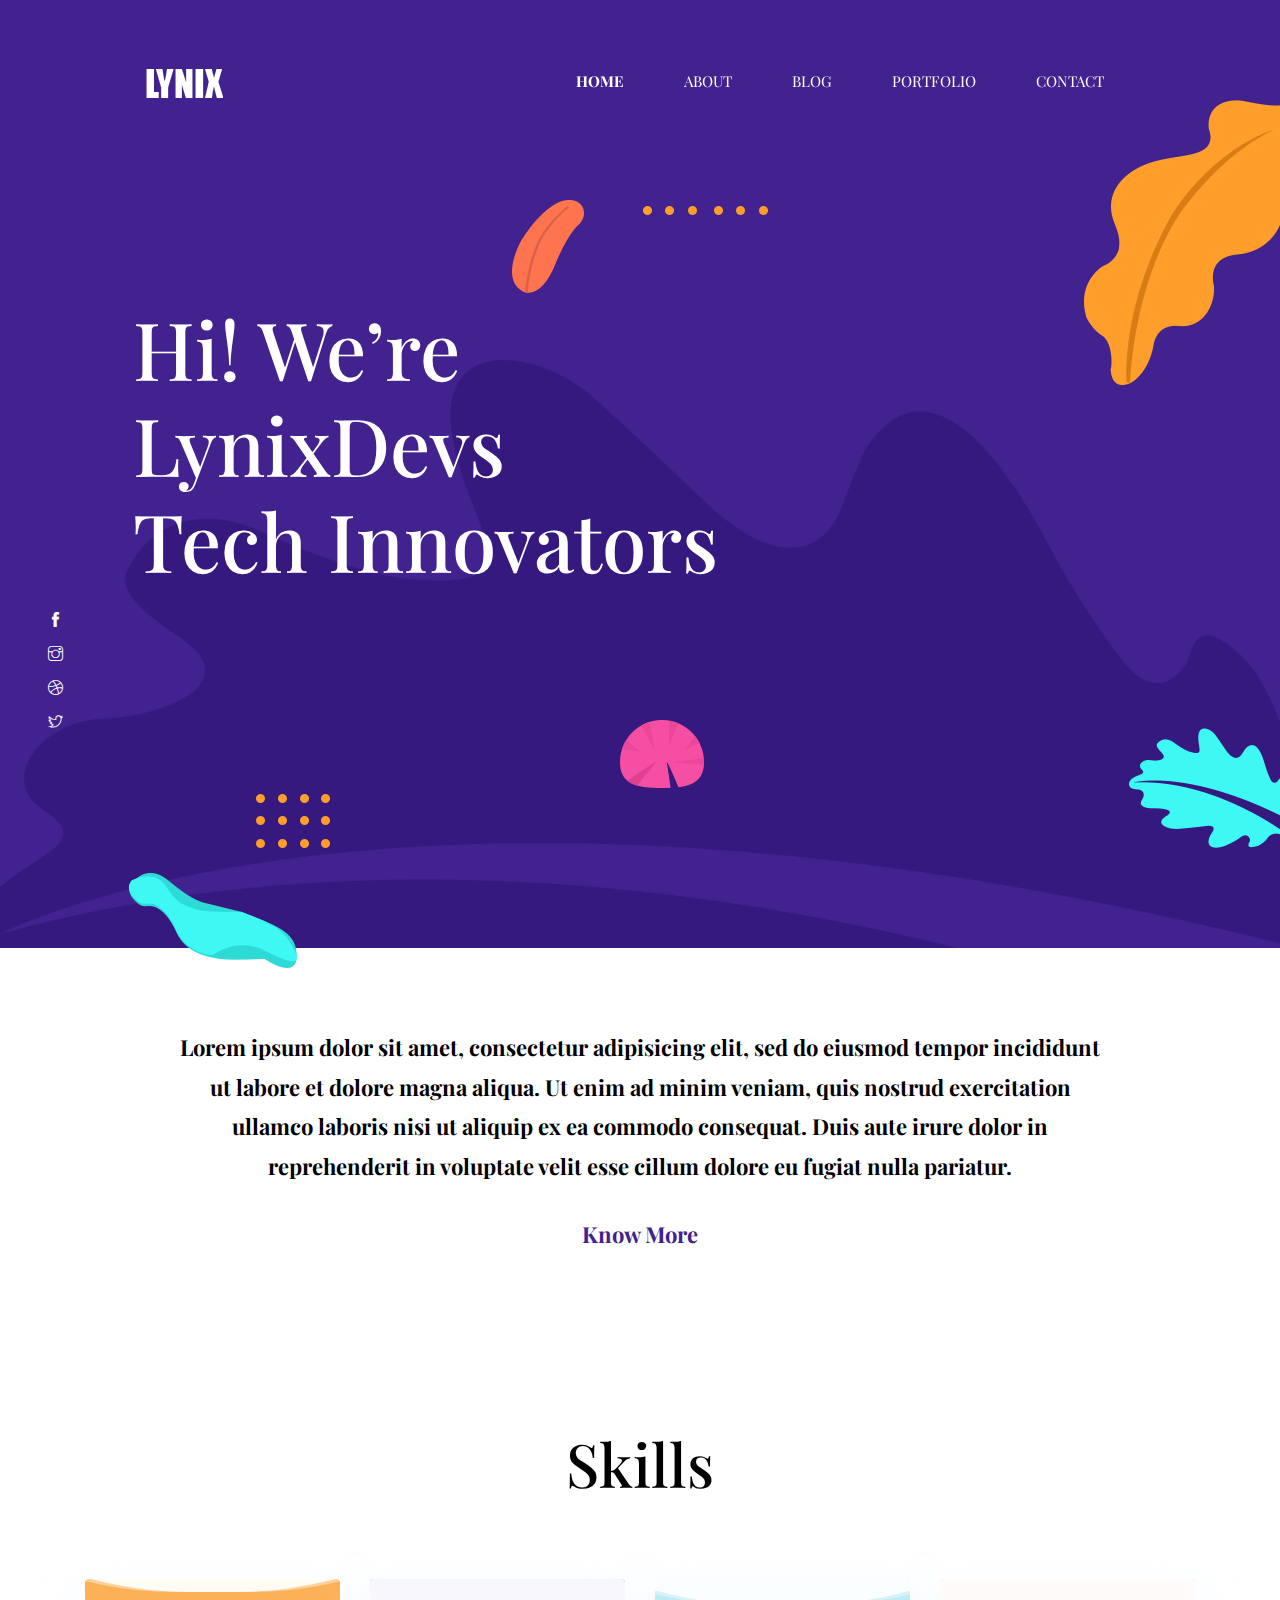
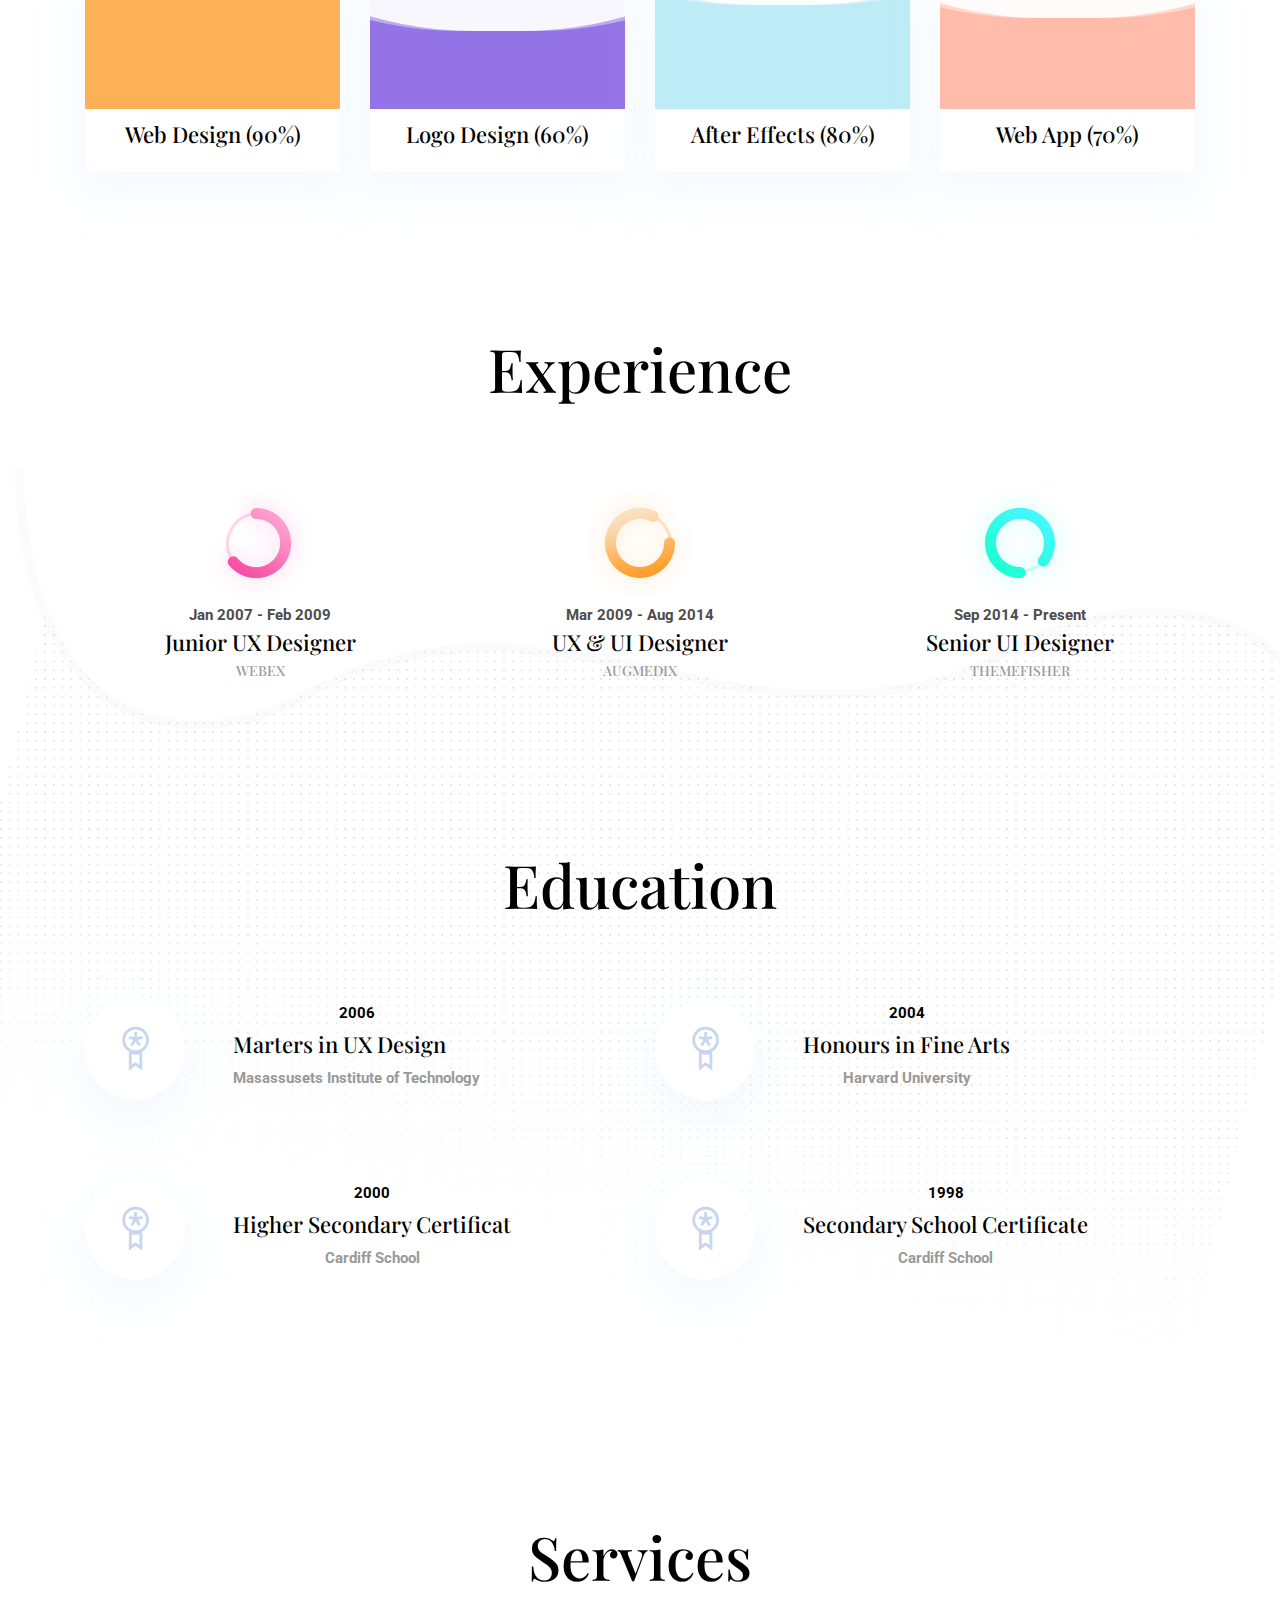
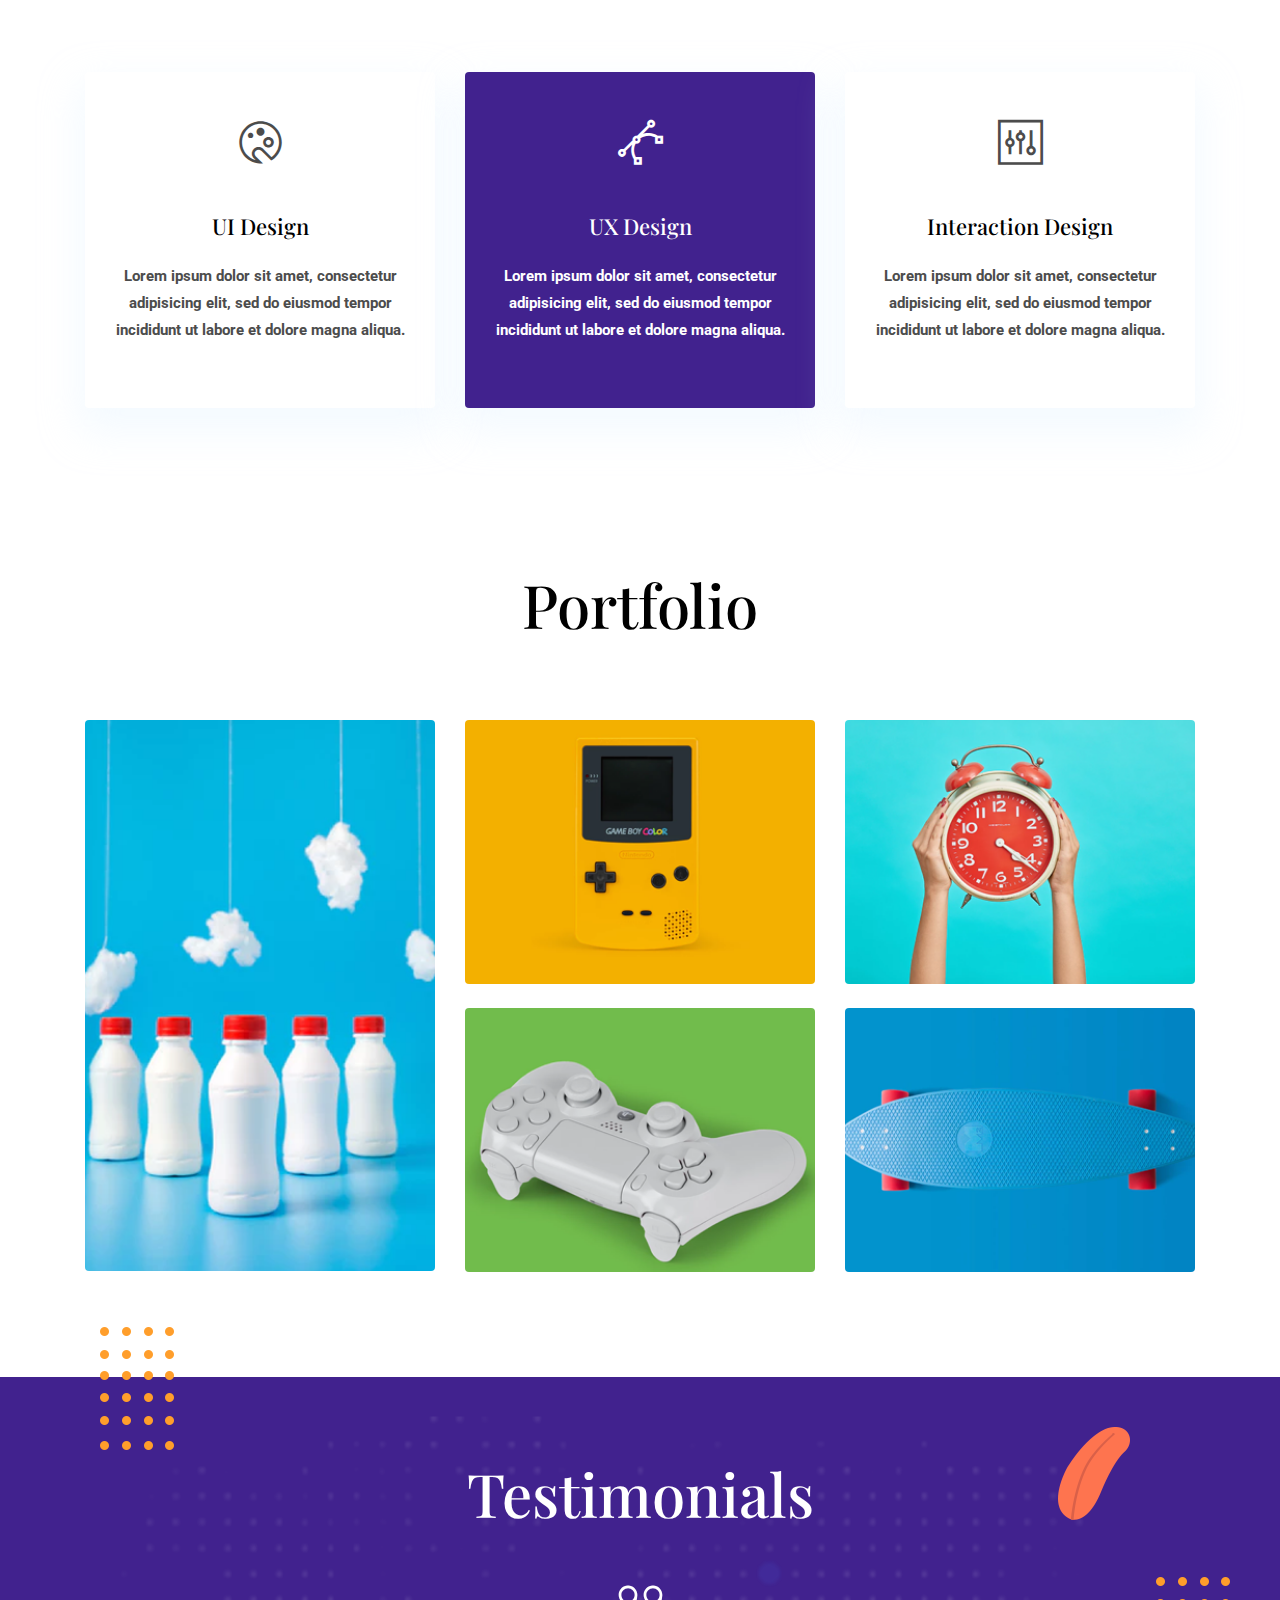
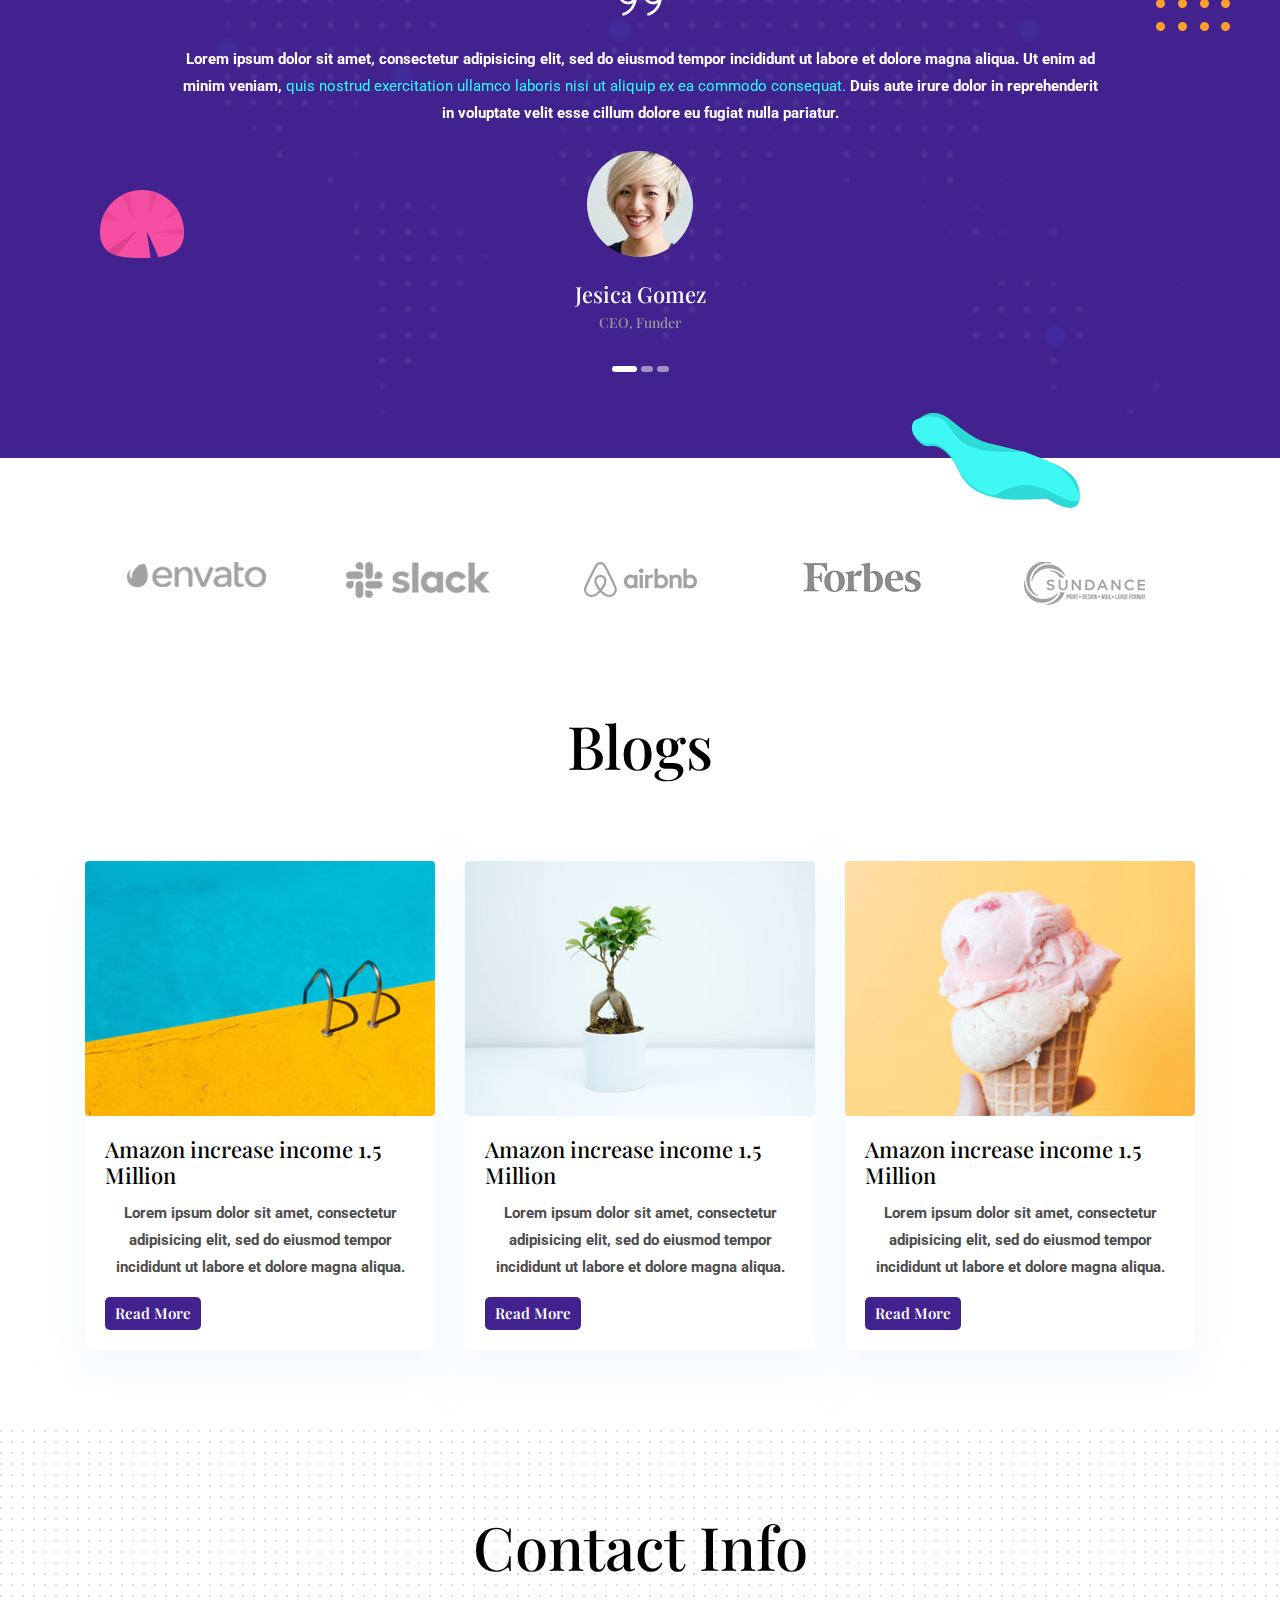
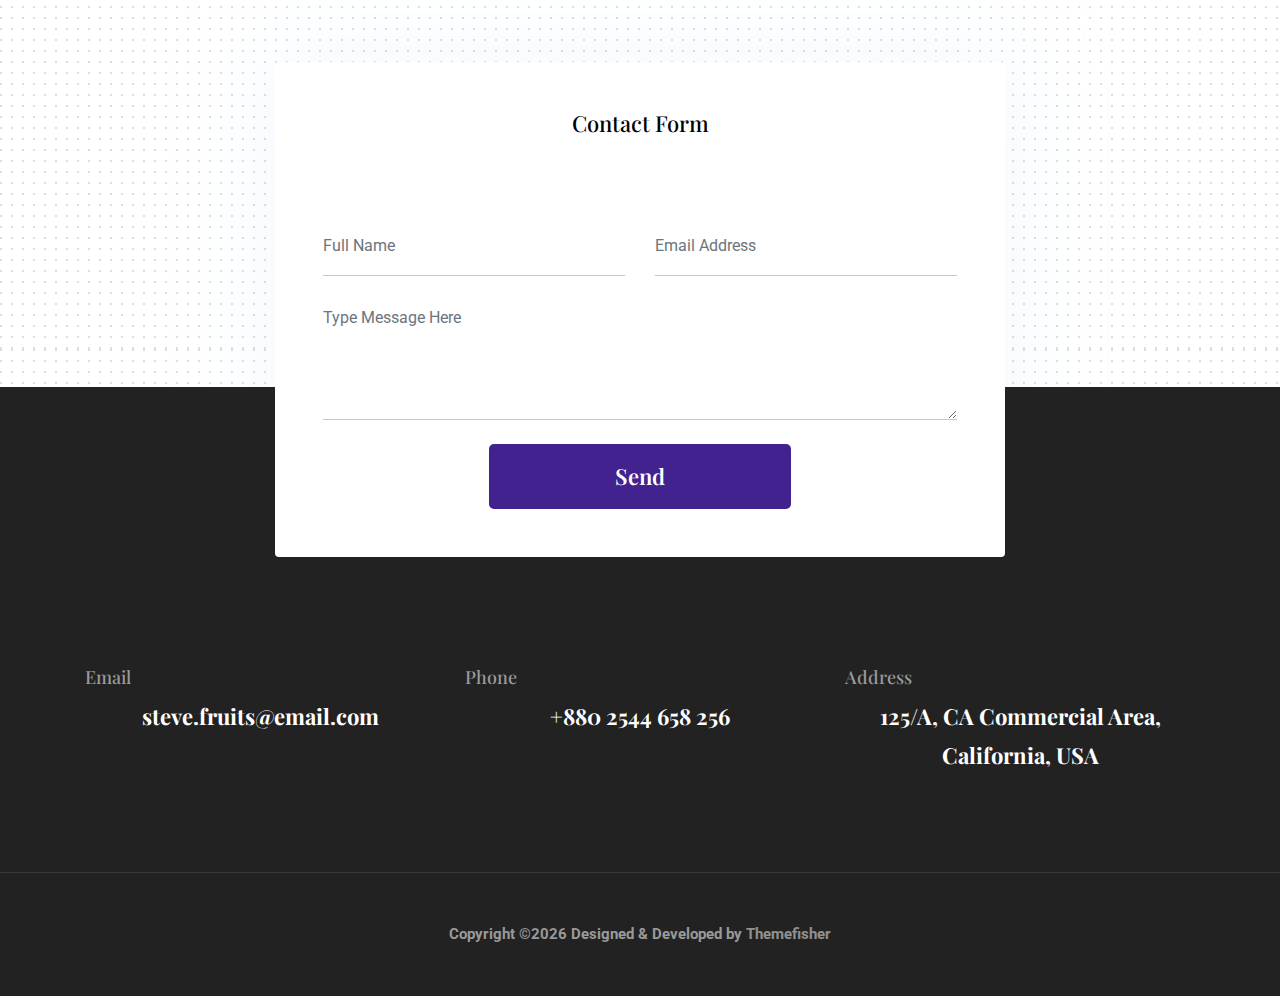
<file: index.html>
<!DOCTYPE html>

<!--
 // WEBSITE: https://themefisher.com
 // TWITTER: https://twitter.com/themefisher
 // FACEBOOK: https://www.facebook.com/themefisher
 // GITHUB: https://github.com/themefisher/
-->

<html lang="en">
<head>

  <!-- Basic Page Needs
  ================================================== -->
  <meta charset="utf-8">
  <title>LynixDevs - Home</title>

  <!-- Mobile Specific Metas
  ================================================== -->
  <meta http-equiv="X-UA-Compatible" content="IE=edge">
  <meta name="description" content="Creative Portfolio Template">
  <meta name="viewport" content="width=device-width, initial-scale=1.0, maximum-scale=5.0">
  <meta name="author" content="Themefisher">
  <meta name="generator" content="Themefisher Kross Template v1.0">
  
  <!-- theme meta -->
  <meta name="theme-name" content="kross" />
  
  <!-- Favicon -->
  <link rel="shortcut icon" type="image/x-icon" href="images/favicon.png" />
  
  <!-- ** Plugins Needed for the Project ** -->
  <!-- Bootstrap -->
  <link rel="stylesheet" href="plugins/bootstrap/bootstrap.min.css">
  <!-- slick slider -->
  <link rel="stylesheet" href="plugins/slick/slick.css">
  <!-- themefy-icon -->
  <link rel="stylesheet" href="plugins/themify-icons/themify-icons.css">

  <!-- Main Stylesheet -->
  <link href="css/style.css" rel="stylesheet">

</head>
<body>
  

<header class="navigation fixed-top">
  <nav class="navbar navbar-expand-lg navbar-dark">
    <a class="navbar-brand font-tertiary h3" href="index.html"><img src="images/logo.png" alt="Myself"></a>
    <button class="navbar-toggler" type="button" data-toggle="collapse" data-target="#navigation"
      aria-controls="navigation" aria-expanded="false" aria-label="Toggle navigation">
      <span class="navbar-toggler-icon"></span>
    </button>

    <div class="collapse navbar-collapse text-center" id="navigation">
      <ul class="navbar-nav ml-auto">
        <li class="nav-item active">
          <a class="nav-link" href="index.html">Home</a>
        </li>
        <li class="nav-item">
          <a class="nav-link" href="about.html">about</a>
        </li>
        <li class="nav-item">
          <a class="nav-link" href="blog.html">Blog</a>
        </li>
        <li class="nav-item">
          <a class="nav-link" href="portfolio.html">Portfolio</a>
        </li>
        <li class="nav-item">
          <a class="nav-link" href="contact.html">Contact</a>
        </li>
      </ul>
    </div>
  </nav>
</header>

<!-- hero area -->
<section class="hero-area bg-primary" id="parallax">
  <div class="container">
    <div class="row">
      <div class="col-lg-11 mx-auto">
        <h1 class="text-white font-tertiary">Hi! We’re <br> LynixDevs <br> Tech Innovators</h1>
      </div>
    </div>
  </div>
  <div class="layer-bg w-100">
    <img class="img-fluid w-100" src="images/illustrations/leaf-bg.png" alt="bg-shape">
  </div>
  <div class="layer" id="l2">
    <img src="images/illustrations/dots-cyan.png" alt="bg-shape">
  </div>
  <div class="layer" id="l3">
    <img src="images/illustrations/leaf-orange.png" alt="bg-shape">
  </div>
  <div class="layer" id="l4">
    <img src="images/illustrations/dots-orange.png" alt="bg-shape">
  </div>
  <div class="layer" id="l5">
    <img src="images/illustrations/leaf-yellow.png" alt="bg-shape">
  </div>
  <div class="layer" id="l6">
    <img src="images/illustrations/leaf-cyan.png" alt="bg-shape">
  </div>
  <div class="layer" id="l7">
    <img src="images/illustrations/dots-group-orange.png" alt="bg-shape">
  </div>
  <div class="layer" id="l8">
    <img src="images/illustrations/leaf-pink-round.png" alt="bg-shape">
  </div>
  <div class="layer" id="l9">
    <img src="images/illustrations/leaf-cyan-2.png" alt="bg-shape">
  </div>
  <!-- social icon -->
  <ul class="list-unstyled ml-5 mt-3 position-relative zindex-1">
    <li class="mb-3"><a class="text-white" href="https://themefisher.com/"><i class="ti-facebook"></i></a></li>
    <li class="mb-3"><a class="text-white" href="https://themefisher.com/"><i class="ti-instagram"></i></a></li>
    <li class="mb-3"><a class="text-white" href="https://themefisher.com/"><i class="ti-dribbble"></i></a></li>
    <li class="mb-3"><a class="text-white" href="https://themefisher.com/"><i class="ti-twitter"></i></a></li>
  </ul>
  <!-- /social icon -->
</section>
<!-- /hero area -->

<!-- about -->
<section class="section">
  <div class="container">
    <div class="row">
      <div class="col-lg-10 mx-auto text-center">
        <p class="font-secondary paragraph-lg text-dark">Lorem ipsum dolor sit amet, consectetur adipisicing elit, sed
          do eiusmod tempor incididunt ut labore et dolore magna aliqua. Ut enim ad minim veniam, quis nostrud
          exercitation ullamco laboris nisi ut aliquip ex ea commodo consequat. Duis aute irure dolor in reprehenderit
          in voluptate velit esse cillum dolore eu fugiat nulla pariatur.</p>
        <a href="about.html" class="btn btn-transparent">know more</a>
      </div>
    </div>
  </div>
</section>
<!-- /about -->

<!-- skills -->
<section class="section">
  <div class="container">
    <div class="row">
      <div class="col-lg-12 text-center">
        <h2 class="section-title">Skills</h2>
      </div>
      <div class="col-lg-3 col-sm-6 mb-4 mb-lg-0">
        <div class="card shadow text-center">
          <div class="position-relative rounded-top progress-wrapper" data-color="#fdb157">
            <div class="wave" data-progress="90%"></div>
          </div>
          <div class="card-footer bg-white">
            <h4 class="card-title">Web Design (90%)</h4>
          </div>
        </div>
      </div>
      <div class="col-lg-3 col-sm-6 mb-4 mb-lg-0">
        <div class="card shadow text-center">
          <div class="position-relative rounded-top progress-wrapper" data-color="#9473e6">
            <div class="wave" data-progress="60%"></div>
          </div>
          <div class="card-footer bg-white">
            <h4 class="card-title">Logo Design (60%)</h4>
          </div>
        </div>
      </div>
      <div class="col-lg-3 col-sm-6 mb-4 mb-lg-0">
        <div class="card shadow text-center">
          <div class="position-relative rounded-top progress-wrapper" data-color="#bdecf6">
            <div class="wave" data-progress="80%"></div>
          </div>
          <div class="card-footer bg-white">
            <h4 class="card-title">After Effects (80%)</h4>
          </div>
        </div>
      </div>
      <div class="col-lg-3 col-sm-6 mb-4 mb-lg-0">
        <div class="card shadow text-center">
          <div class="position-relative rounded-top progress-wrapper" data-color="#ffbcaa">
            <div class="wave" data-progress="70%"></div>
          </div>
          <div class="card-footer bg-white">
            <h4 class="card-title">Web App (70%)</h4>
          </div>
        </div>
      </div>
    </div>
  </div>
</section>
<!-- /skills -->

<!-- experience -->
<section class="section">
  <div class="container">
    <div class="row justify-content-around">
      <div class="col-lg-12 text-center">
        <h2 class="section-title">Experience</h2>
      </div>
      <div class="col-lg-3 col-md-4 text-center">
        <img src="images/experience/icon-1.png" alt="icon">
        <p class="mb-0">Jan 2007 - Feb 2009</p>
        <h4>Junior UX Designer</h4>
        <h6 class="text-light">WEBEX</h6>
      </div>
      <div class="col-lg-3 col-md-4 text-center">
        <img src="images/experience/icon-2.png" alt="icon">
        <p class="mb-0">Mar 2009 - Aug 2014</p>
        <h4>UX & UI Designer</h4>
        <h6 class="text-light">AUGMEDIX</h6>
      </div>
      <div class="col-lg-3 col-md-4 text-center">
        <img src="images/experience/icon-3.png" alt="icon">
        <p class="mb-0">Sep 2014 - Present</p>
        <h4>Senior UI Designer</h4>
        <h6 class="text-light">THEMEFISHER</h6>
      </div>
    </div>
  </div>
</section>
<!-- ./experience -->

<!-- education -->
<section class="section position-relative">
  <div class="container">
    <div class="row">
      <div class="col-lg-12 text-center">
        <h2 class="section-title">Education</h2>
      </div>
      <div class="col-lg-6 col-md-6 mb-80">
        <div class="d-flex">
          <div class="mr-lg-5 mr-3">
            <i class="ti-medall icon icon-light icon-bg bg-white shadow rounded-circle d-block"></i>
          </div>
          <div>
            <p class="text-dark mb-1">2006</p>
            <h4>Marters in UX Design</h4>
            <p class="mb-0 text-light">Masassusets Institute of Technology</p>
          </div>
        </div>
      </div>
      <div class="col-lg-6 col-md-6 mb-80">
        <div class="d-flex">
          <div class="mr-lg-5 mr-3">
            <i class="ti-medall icon icon-light icon-bg bg-white shadow rounded-circle d-block"></i>
          </div>
          <div>
            <p class="text-dark mb-1">2004</p>
            <h4>Honours in Fine Arts</h4>
            <p class="mb-0 text-light">Harvard University</p>
          </div>
        </div>
      </div>
      <div class="col-lg-6 col-md-6 mb-80">
        <div class="d-flex">
          <div class="mr-lg-5 mr-3">
            <i class="ti-medall icon icon-light icon-bg bg-white shadow rounded-circle d-block"></i>
          </div>
          <div>
            <p class="text-dark mb-1">2000</p>
            <h4>Higher Secondary Certificat</h4>
            <p class="mb-0 text-light">Cardiff School</p>
          </div>
        </div>
      </div>
      <div class="col-lg-6 col-md-6 mb-80">
        <div class="d-flex">
          <div class="mr-lg-5 mr-3">
            <i class="ti-medall icon icon-light icon-bg bg-white shadow rounded-circle d-block"></i>
          </div>
          <div>
            <p class="text-dark mb-1">1998</p>
            <h4>Secondary School Certificate</h4>
            <p class="mb-0 text-light">Cardiff School</p>
          </div>
        </div>
      </div>
    </div>
  </div>
  <!-- bg image -->
  <img class="img-fluid edu-bg-image w-100" src="images/backgrounds/education-bg.png" alt="bg-image">
</section>
<!-- /education -->

<!-- services -->
<section class="section">
  <div class="container">
    <div class="row">
      <div class="col-12 text-center">
        <h2 class="section-title">Services</h2>
      </div>
      <div class="col-md-4 mb-4 mb-md-0">
        <div class="card hover-shadow shadow">
          <div class="card-body text-center px-4 py-5">
            <i class="ti-palette icon mb-5 d-inline-block"></i>
            <h4 class="mb-4">UI Design</h4>
            <p>Lorem ipsum dolor sit amet, consectetur adipisicing elit, sed do eiusmod tempor incididunt ut labore et
              dolore magna aliqua.</p>
          </div>
        </div>
      </div>
      <div class="col-md-4 mb-4 mb-md-0">
        <div class="card active-bg-primary hover-shadow shadow">
          <div class="card-body text-center px-4 py-5">
            <i class="ti-vector icon mb-5 d-inline-block"></i>
            <h4 class="mb-4">UX Design</h4>
            <p>Lorem ipsum dolor sit amet, consectetur adipisicing elit, sed do eiusmod tempor incididunt ut labore et
              dolore magna aliqua.</p>
          </div>
        </div>
      </div>
      <div class="col-md-4 mb-4 mb-md-0">
        <div class="card hover-shadow shadow">
          <div class="card-body text-center px-4 py-5">
            <i class="ti-panel icon mb-5 d-inline-block"></i>
            <h4 class="mb-4">Interaction Design</h4>
            <p>Lorem ipsum dolor sit amet, consectetur adipisicing elit, sed do eiusmod tempor incididunt ut labore et
              dolore magna aliqua.</p>
          </div>
        </div>
      </div>
    </div>
  </div>
</section>
<!-- /services -->

<!-- portfolio -->
<section class="section">
  <div class="container">
    <div class="row">
      <div class="col-12 text-center">
        <h2 class="section-title">Portfolio</h2>
      </div>
    </div>
    <div class="row shuffle-wrapper">
      <div class="col-lg-4 col-6 mb-4 shuffle-item">
        <div class="position-relative rounded hover-wrapper">
          <img src="images/portfolio/item-1.png" alt="portfolio-image" class="img-fluid rounded w-100">
          <div class="hover-overlay">
            <div class="hover-content">
              <a class="btn btn-light btn-sm" href="#!">view project</a>
            </div>
          </div>
        </div>
      </div>
      <div class="col-lg-4 col-6 mb-4 shuffle-item">
        <div class="position-relative rounded hover-wrapper">
          <img src="images/portfolio/item-2.png" alt="portfolio-image" class="img-fluid rounded w-100">
          <div class="hover-overlay">
            <div class="hover-content">
              <a class="btn btn-light btn-sm" href="#!">view project</a>
            </div>
          </div>
        </div>
      </div>
      <div class="col-lg-4 col-6 mb-4 shuffle-item">
        <div class="position-relative rounded hover-wrapper">
          <img src="images/portfolio/item-3.png" alt="portfolio-image" class="img-fluid rounded w-100">
          <div class="hover-overlay">
            <div class="hover-content">
              <a class="btn btn-light btn-sm" href="#!">view project</a>
            </div>
          </div>
        </div>
      </div>
      <div class="col-lg-4 col-6 mb-4 shuffle-item">
        <div class="position-relative rounded hover-wrapper">
          <img src="images/portfolio/item-4.png" alt="portfolio-image" class="img-fluid rounded w-100">
          <div class="hover-overlay">
            <div class="hover-content">
              <a class="btn btn-light btn-sm" href="#!">view project</a>
            </div>
          </div>
        </div>
      </div>
      <div class="col-lg-4 col-6 mb-4 shuffle-item">
        <div class="position-relative rounded hover-wrapper">
          <img src="images/portfolio/item-5.png" alt="portfolio-image" class="img-fluid rounded w-100">
          <div class="hover-overlay">
            <div class="hover-content">
              <a class="btn btn-light btn-sm" href="#!">view project</a>
            </div>
          </div>
        </div>
      </div>
    </div>
  </div>
</section>
<!-- /portfolio -->

<!-- testimonial -->
<section class="section bg-primary position-relative testimonial-bg-shapes">
  <div class="container">
    <div class="row">
      <div class="col-12 text-center">
        <h2 class="section-title text-white mb-5">Testimonials</h2>
      </div>
      <div class="col-lg-10 mx-auto testimonial-slider">
        <!-- slider-item -->
        <div class="text-center testimonial-content">
          <i class="ti-quote-right text-white icon mb-4 d-inline-block"></i>
          <p class="text-white mb-4">Lorem ipsum dolor sit amet, consectetur adipisicing elit, sed do eiusmod tempor
            incididunt ut labore et dolore magna aliqua. Ut enim ad minim veniam, <strong>quis nostrud exercitation
              ullamco laboris nisi ut aliquip ex ea commodo consequat.</strong> Duis aute irure dolor in reprehenderit
            in voluptate velit esse cillum dolore eu fugiat nulla pariatur.</p>
          <img class="img-fluid rounded-circle mb-4 d-inline-block" src="images/testimonial/client-1.png"
            alt="client-image">
          <h4 class="text-white">Jesica Gomez</h4>
          <h6 class="text-light mb-4">CEO, Funder</h6>
        </div>
        <!-- slider-item -->
        <div class="text-center testimonial-content">
          <i class="ti-quote-right text-white icon mb-4 d-inline-block"></i>
          <p class="text-white mb-4">Lorem ipsum dolor sit amet, consectetur adipisicing elit, sed do eiusmod tempor
            incididunt ut labore et dolore magna aliqua. Ut enim ad minim veniam, <strong>quis nostrud exercitation
              ullamco
              laboris nisi ut aliquip ex ea commodo consequat.</strong> Duis aute irure dolor in reprehenderit in
            voluptate velit
            esse cillum dolore eu fugiat nulla pariatur.</p>
          <img class="img-fluid rounded-circle mb-4 d-inline-block" src="images/testimonial/client-1.png"
            alt="client-image">
          <h4 class="text-white">Jesica Gomez</h4>
          <h6 class="text-light mb-4">CEO, Funder</h6>
        </div>
        <!-- slider-item -->
        <div class="text-center testimonial-content">
          <i class="ti-quote-right text-white icon mb-4 d-inline-block"></i>
          <p class="text-white mb-4">Lorem ipsum dolor sit amet, consectetur adipisicing elit, sed do eiusmod tempor
            incididunt ut labore et dolore magna aliqua. Ut enim ad minim veniam, <strong>quis nostrud exercitation
              ullamco
              laboris nisi ut aliquip ex ea commodo consequat.</strong> Duis aute irure dolor in reprehenderit in
            voluptate velit
            esse cillum dolore eu fugiat nulla pariatur.</p>
          <img class="img-fluid rounded-circle mb-4 d-inline-block" src="images/testimonial/client-1.png"
            alt="client-image">
          <h4 class="text-white">Jesica Gomez</h4>
          <h6 class="text-light mb-4">CEO, Funder</h6>
        </div>
      </div>
    </div>
  </div>
  <!-- bg shapes -->
  <img src="images/backgrounds/map.png" alt="map" class="img-fluid bg-map">
  <img src="images/illustrations/dots-group-v.png" alt="bg-shape" class="img-fluid bg-shape-1">
  <img src="images/illustrations/leaf-orange.png" alt="bg-shape" class="img-fluid bg-shape-2">
  <img src="images/illustrations/dots-group-sm.png" alt="bg-shape" class="img-fluid bg-shape-3">
  <img src="images/illustrations/leaf-pink-round.png" alt="bg-shape" class="img-fluid bg-shape-4">
  <img src="images/illustrations/leaf-cyan.png" alt="bg-shape" class="img-fluid bg-shape-5">
</section>
<!-- /testimonial -->

<!-- client logo slider -->
<section class="section pb-0">
  <div class="container">
    <div class="client-logo-slider d-flex align-items-center">
      <a href="contact.html" class="text-center d-block outline-0 p-4"><img class="d-unset img-fluid"
          src="images/clients-logo/client-logo-1.png" alt="client-logo"></a>
      <a href="contact.html" class="text-center d-block outline-0 p-4"><img class="d-unset img-fluid"
          src="images/clients-logo/client-logo-2.png" alt="client-logo"></a>
      <a href="contact.html" class="text-center d-block outline-0 p-4"><img class="d-unset img-fluid"
          src="images/clients-logo/client-logo-3.png" alt="client-logo"></a>
      <a href="contact.html" class="text-center d-block outline-0 p-4"><img class="d-unset img-fluid"
          src="images/clients-logo/client-logo-4.png" alt="client-logo"></a>
      <a href="contact.html" class="text-center d-block outline-0 p-4"><img class="d-unset img-fluid"
          src="images/clients-logo/client-logo-5.png" alt="client-logo"></a>
      <a href="contact.html" class="text-center d-block outline-0 p-4"><img class="d-unset img-fluid"
          src="images/clients-logo/client-logo-1.png" alt="client-logo"></a>
      <a href="contact.html" class="text-center d-block outline-0 p-4"><img class="d-unset img-fluid"
          src="images/clients-logo/client-logo-2.png" alt="client-logo"></a>
      <a href="contact.html" class="text-center d-block outline-0 p-4"><img class="d-unset img-fluid"
          src="images/clients-logo/client-logo-3.png" alt="client-logo"></a>
      <a href="contact.html" class="text-center d-block outline-0 p-4"><img class="d-unset img-fluid"
          src="images/clients-logo/client-logo-4.png" alt="client-logo"></a>
      <a href="contact.html" class="text-center d-block outline-0 p-4"><img class="d-unset img-fluid"
          src="images/clients-logo/client-logo-5.png" alt="client-logo"></a>
    </div>
  </div>
</section>
<!-- /client logo slider -->

<!-- blog -->
<section class="section">
  <div class="container">
    <div class="row">
      <div class="col-12 text-center">
        <h2 class="section-title">Blogs</h2>
      </div>
      <div class="col-lg-4 col-sm-6 mb-4 mb-lg-0">
        <article class="card shadow">
          <img class="rounded card-img-top" src="images/blog/post-3.jpg" alt="post-thumb">
          <div class="card-body">
            <h4 class="card-title"><a class="text-dark" href="blog-single.html">Amazon increase income 1.5 Million</a>
            </h4>
            <p class="cars-text">Lorem ipsum dolor sit amet, consectetur adipisicing elit, sed do eiusmod tempor
              incididunt ut labore et
              dolore magna aliqua.</p>
            <a href="blog-single.html" class="btn btn-xs btn-primary">Read More</a>
          </div>
        </article>
      </div>
      <div class="col-lg-4 col-sm-6 mb-4 mb-lg-0">
        <article class="card shadow">
          <img class="rounded card-img-top" src="images/blog/post-4.jpg" alt="post-thumb">
          <div class="card-body">
            <h4 class="card-title"><a class="text-dark" href="blog-single.html">Amazon increase income 1.5 Million</a>
            </h4>
            <p class="cars-text">Lorem ipsum dolor sit amet, consectetur adipisicing elit, sed do eiusmod tempor
              incididunt ut labore et
              dolore magna aliqua.</p>
            <a href="blog-single.html" class="btn btn-xs btn-primary">Read More</a>
          </div>
        </article>
      </div>
      <div class="col-lg-4 col-sm-6 mb-4 mb-lg-0">
        <article class="card shadow">
          <img class="rounded card-img-top" src="images/blog/post-2.jpg" alt="post-thumb">
          <div class="card-body">
            <h4 class="card-title"><a class="text-dark" href="blog-single.html">Amazon increase income 1.5 Million</a>
            </h4>
            <p class="cars-text">Lorem ipsum dolor sit amet, consectetur adipisicing elit, sed do eiusmod tempor
              incididunt ut labore et
              dolore magna aliqua.</p>
            <a href="blog-single.html" class="btn btn-xs btn-primary">Read More</a>
          </div>
        </article>
      </div>
    </div>
  </div>
</section>
<!-- /blog -->

<!-- contact -->
<section class="section section-on-footer" data-background="images/backgrounds/bg-dots.png">
  <div class="container">
    <div class="row">
      <div class="col-12 text-center">
        <h2 class="section-title">Contact Info</h2>
      </div>
      <div class="col-lg-8 mx-auto">
        <div class="bg-white rounded text-center p-5 shadow-down">
          <h4 class="mb-80">Contact Form</h4>
          <form action="#" class="row">
            <div class="col-md-6">
              <input type="text" id="name" name="name" placeholder="Full Name" class="form-control px-0 mb-4" required>
            </div>
            <div class="col-md-6">
              <input type="email" id="email" name="email" placeholder="Email Address" class="form-control px-0 mb-4" required>
            </div>
            <div class="col-12">
              <textarea name="message" id="message" class="form-control px-0 mb-4"
                placeholder="Type Message Here" required></textarea>
            </div>
            <div class="col-lg-6 col-10 mx-auto">
              <button class="btn btn-primary w-100">send</button>
            </div>
          </form>
        </div>
      </div>
    </div>
  </div>
</section>
<!-- /contact -->

<!-- footer -->
<footer class="bg-dark footer-section">
  <div class="section">
    <div class="container">
      <div class="row">
        <div class="col-md-4">
          <h5 class="text-light">Email</h5>
          <p class="text-white paragraph-lg font-secondary">steve.fruits@email.com</p>
        </div>
        <div class="col-md-4">
          <h5 class="text-light">Phone</h5>
          <p class="text-white paragraph-lg font-secondary">+880 2544 658 256</p>
        </div>
        <div class="col-md-4">
          <h5 class="text-light">Address</h5>
          <p class="text-white paragraph-lg font-secondary">125/A, CA Commercial Area, California, USA</p>
        </div>
      </div>
    </div>
  </div>
  <div class="border-top text-center border-dark py-5">
    <p class="mb-0 text-light">Copyright &copy;<script>
        var CurrentYear = new Date().getFullYear()
        document.write(CurrentYear)
      </script> Designed &amp; Developed by <a class="text-white-50" href="Themefisher">Themefisher</a></p>
  </div>
</footer>
<!-- /footer -->

<!-- jQuery -->
<script src="plugins/jQuery/jquery.min.js"></script>
<!-- Bootstrap JS -->
<script src="plugins/bootstrap/bootstrap.min.js"></script>
<!-- slick slider -->
<script src="plugins/slick/slick.min.js"></script>
<!-- filter -->
<script src="plugins/shuffle/shuffle.min.js"></script>

<!-- Main Script -->
<script src="js/script.js"></script>

</body>
</html>
</file>
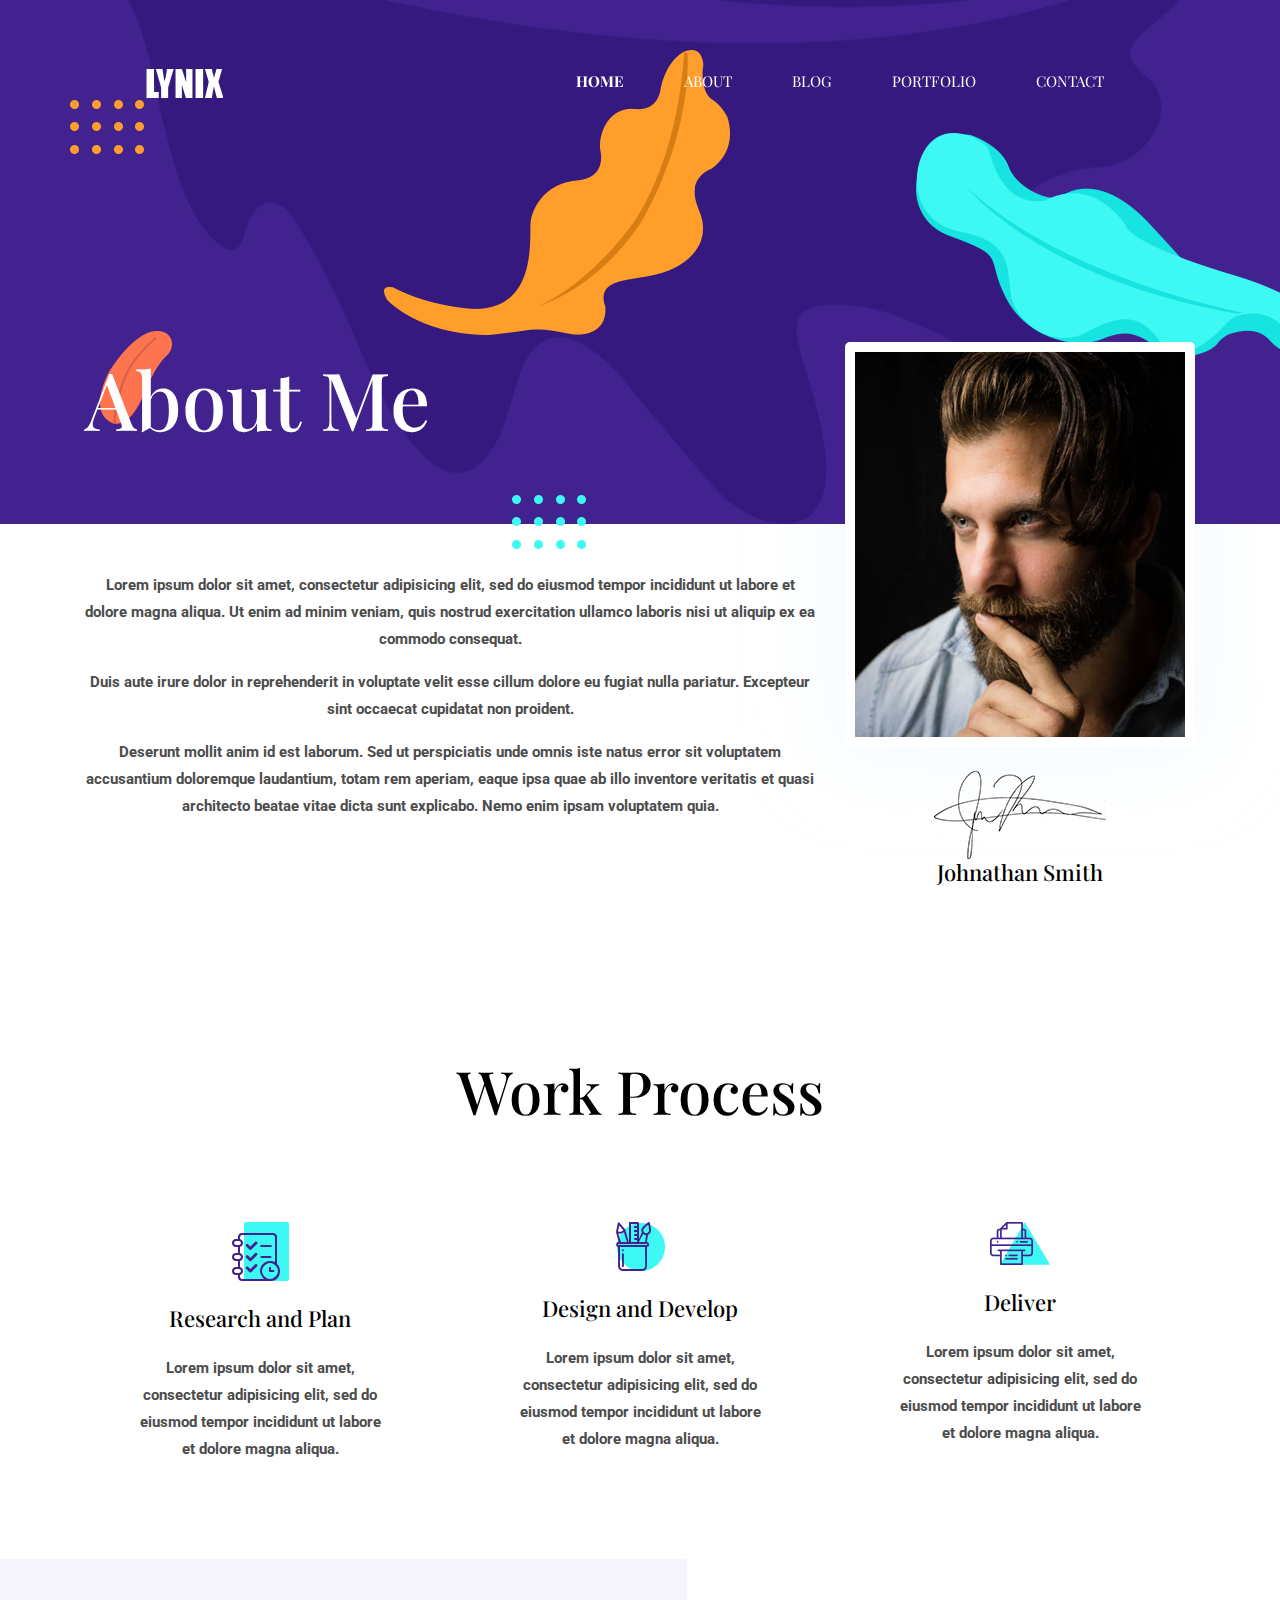
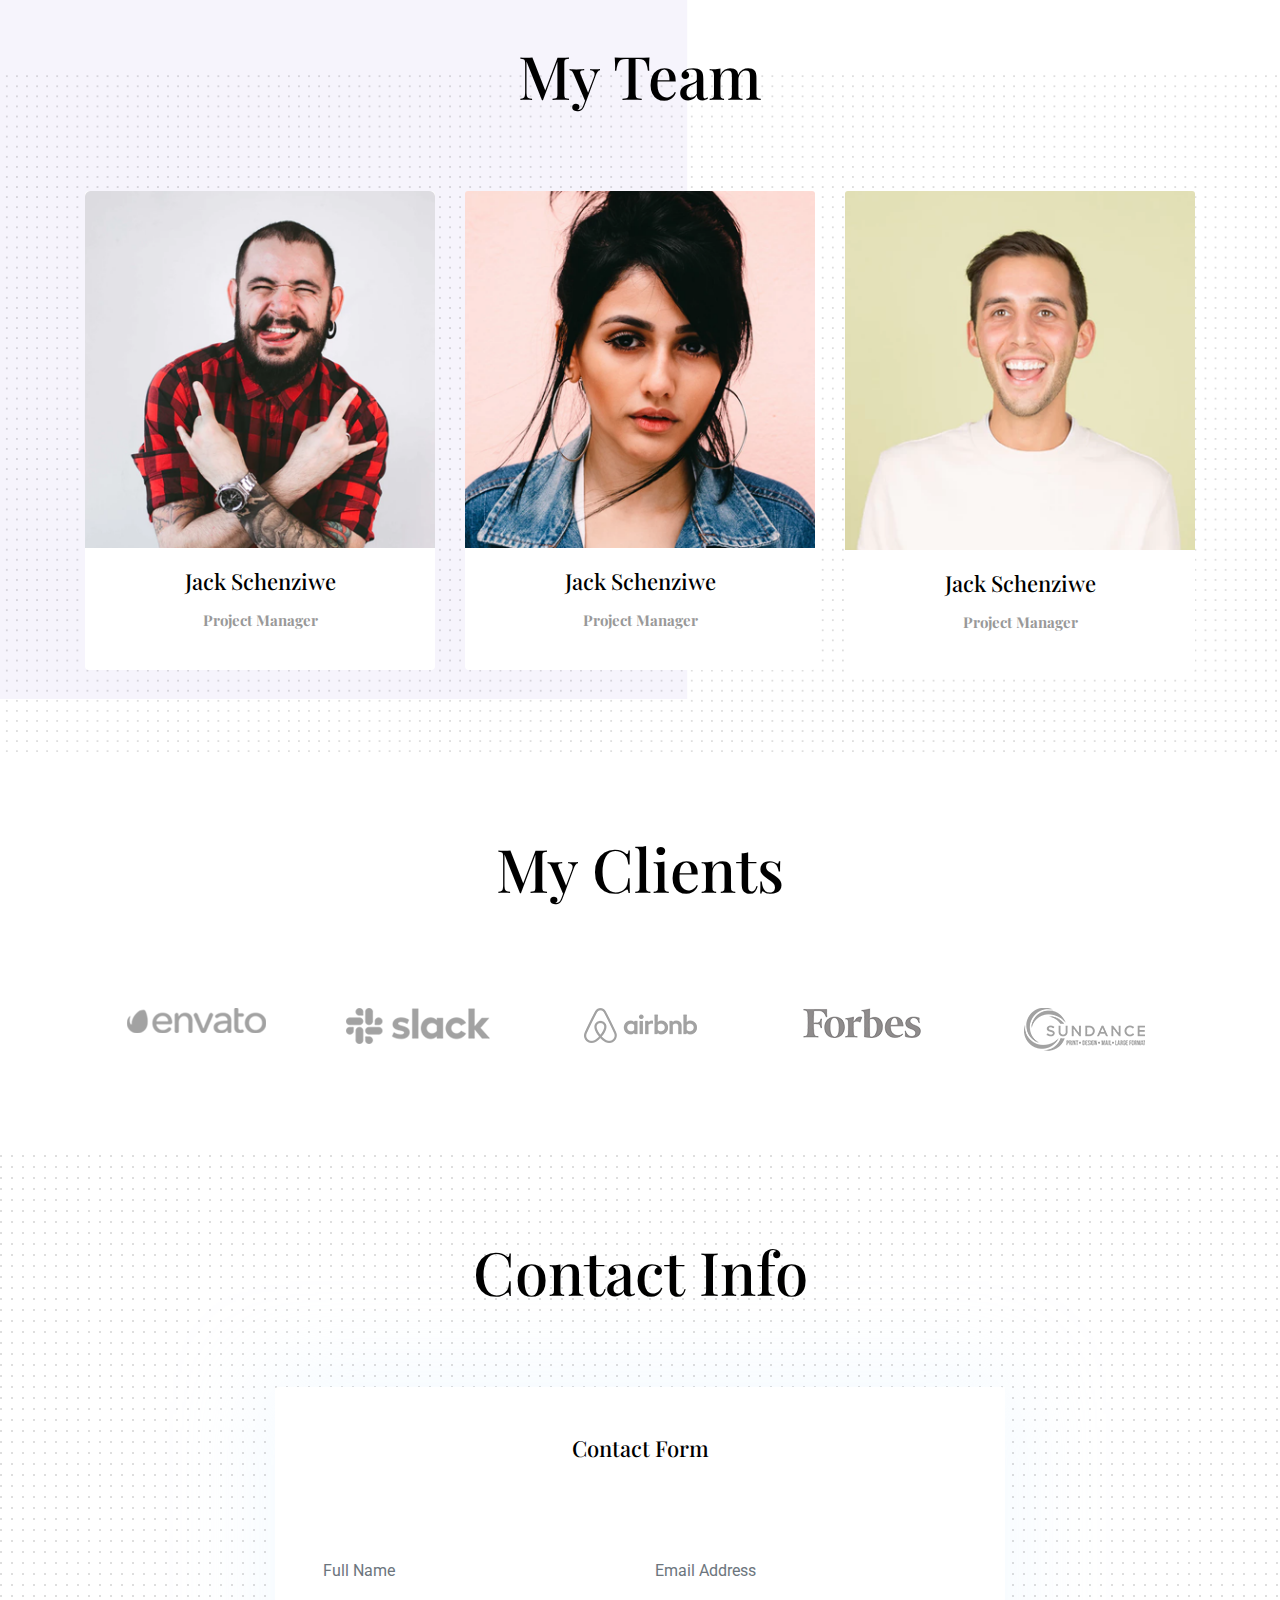
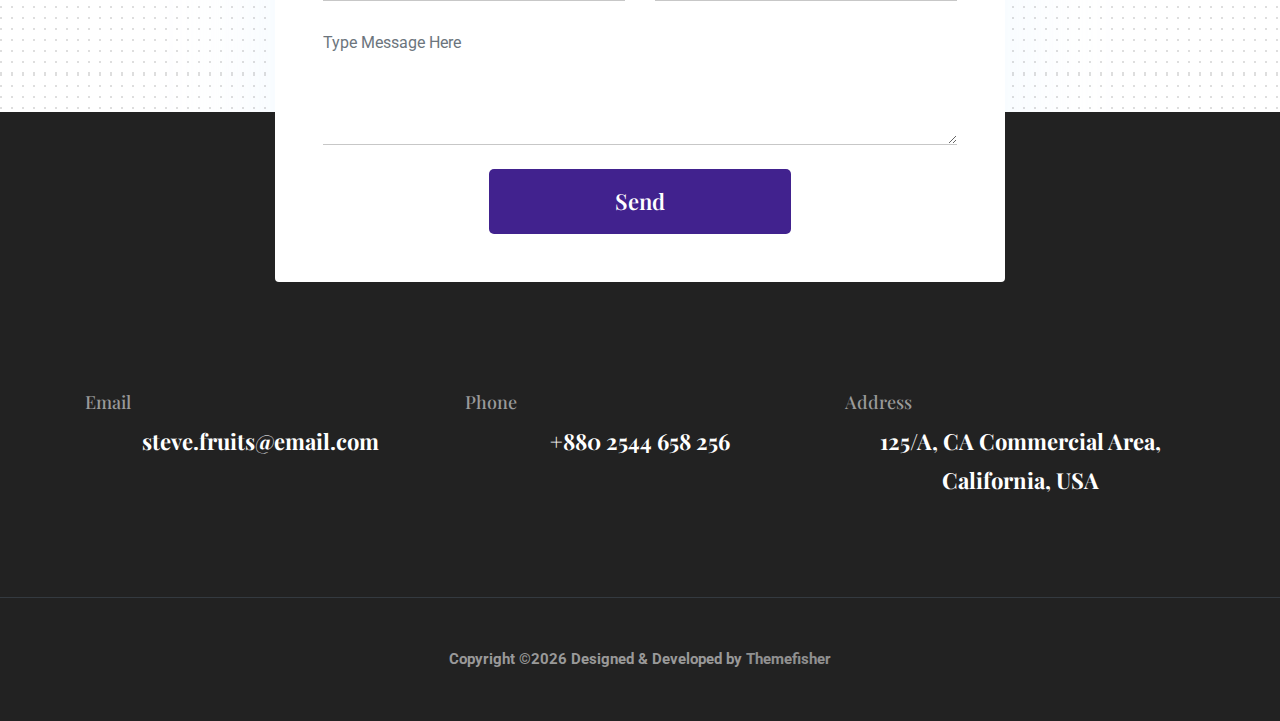
<file: about.html>
<!DOCTYPE html>

<!--
 // WEBSITE: https://themefisher.com
 // TWITTER: https://twitter.com/themefisher
 // FACEBOOK: https://www.facebook.com/themefisher
 // GITHUB: https://github.com/themefisher/
-->

<html lang="en">
<head>

  <!-- Basic Page Needs
  ================================================== -->
  <meta charset="utf-8">
  <title>Kross - Creative Portfolio Template</title>

  <!-- Mobile Specific Metas
  ================================================== -->
  <meta http-equiv="X-UA-Compatible" content="IE=edge">
  <meta name="description" content="Creative Portfolio Template">
  <meta name="viewport" content="width=device-width, initial-scale=1.0, maximum-scale=5.0">
  <meta name="author" content="Themefisher">
  <meta name="generator" content="Themefisher Kross Template v1.0">
  <!-- Favicon -->
  <link rel="shortcut icon" type="image/x-icon" href="images/favicon.png" />
  
  <!-- ** Plugins Needed for the Project ** -->
  <!-- Bootstrap -->
  <link rel="stylesheet" href="plugins/bootstrap/bootstrap.min.css">
  <!-- slick slider -->
  <link rel="stylesheet" href="plugins/slick/slick.css">
  <!-- themefy-icon -->
  <link rel="stylesheet" href="plugins/themify-icons/themify-icons.css">

  <!-- Main Stylesheet -->
  <link href="css/style.css" rel="stylesheet">

</head>
<body>
  

<header class="navigation fixed-top">
  <nav class="navbar navbar-expand-lg navbar-dark">
    <a class="navbar-brand font-tertiary h3" href="index.html"><img src="images/logo.png" alt="Myself"></a>
    <button class="navbar-toggler" type="button" data-toggle="collapse" data-target="#navigation"
      aria-controls="navigation" aria-expanded="false" aria-label="Toggle navigation">
      <span class="navbar-toggler-icon"></span>
    </button>

    <div class="collapse navbar-collapse text-center" id="navigation">
      <ul class="navbar-nav ml-auto">
        <li class="nav-item active">
          <a class="nav-link" href="index.html">Home</a>
        </li>
        <li class="nav-item">
          <a class="nav-link" href="about.html">about</a>
        </li>
        <li class="nav-item">
          <a class="nav-link" href="blog.html">Blog</a>
        </li>
        <li class="nav-item">
          <a class="nav-link" href="portfolio.html">Portfolio</a>
        </li>
        <li class="nav-item">
          <a class="nav-link" href="contact.html">Contact</a>
        </li>
      </ul>
    </div>
  </nav>
</header>

<!-- page title -->
<section class="page-title-alt bg-primary position-relative">
  <div class="container">
    <div class="row">
      <div class="col-12">
        <h1 class="text-white font-tertiary">About Me</h1>
      </div>
    </div>
  </div>
  <!-- background shapes -->
  <img src="images/illustrations/leaf-bg-top.png" alt="illustrations" class="bg-shape-1 w-100">
  <img src="images/illustrations/dots-group-sm.png" alt="illustrations" class="bg-shape-2">
  <img src="images/illustrations/leaf-yellow.png" alt="illustrations" class="bg-shape-3">
  <img src="images/illustrations/leaf-orange.png" alt="illustrations" class="bg-shape-4">
  <img src="images/illustrations/dots-group-cyan.png" alt="illustrations" class="bg-shape-5">
  <img src="images/illustrations/leaf-cyan-lg.png" alt="illustrations" class="bg-shape-6">
</section>
<!-- /page title -->

<!-- about -->
<section class="section pt-5">
  <div class="container">
    <div class="row">
      <div class="col-md-8">
        <p>Lorem ipsum dolor sit amet, consectetur adipisicing elit, sed do eiusmod tempor incididunt ut labore et
          dolore magna aliqua. Ut enim ad minim veniam, quis nostrud exercitation ullamco laboris nisi ut aliquip ex ea
          commodo consequat.</p>
        <p>Duis aute irure dolor in reprehenderit in voluptate velit esse cillum dolore eu fugiat nulla pariatur.
          Excepteur sint occaecat cupidatat non proident.</p>
        <p>Deserunt mollit anim id est laborum. Sed ut perspiciatis unde omnis iste natus error sit voluptatem
          accusantium doloremque laudantium, totam rem aperiam, eaque ipsa quae ab illo inventore veritatis et quasi
          architecto beatae vitae dicta sunt explicabo. Nemo enim ipsam voluptatem quia.</p>
      </div>
      <div class="col-md-4 text-center drag-lg-top">
        <div class="shadow-down mb-4">
          <img src="images/about/author.jpg" alt="author" class="img-fluid w-100 rounded-lg border-thick border-white">
        </div>
        <img src="images/about/signature.png" alt="signature" class="img-fluid">
        <h4>Johnathan Smith</h4>
      </div>
    </div>
  </div>
</section>
<!-- /about -->

<!-- Work Process -->
<section class="section">
  <div class="container">
    <div class="row justify-content-around">
      <div class="col-lg-12 text-center">
        <h2 class="section-title">Work Process</h2>
      </div>
      <div class="col-lg-3 col-md-4 text-center hover-shadow pt-3">
        <div class="">
          <img src="images/icons/plan.png" class="mb-4" alt="icon">
          <h4 class="mb-4">Research and Plan</h4>
          <p>Lorem ipsum dolor sit amet, consectetur adipisicing elit, sed do eiusmod tempor incididunt ut labore et
            dolore magna aliqua.</p>
        </div>
      </div>
      <div class="col-lg-3 col-md-4 text-center hover-shadow pt-3">
        <img src="images/icons/design.png" class="mb-4" alt="icon">
        <h4 class="mb-4">Design and Develop</h4>
        <p>Lorem ipsum dolor sit amet, consectetur adipisicing elit, sed do eiusmod tempor incididunt ut labore et
          dolore magna aliqua.</p>
      </div>
      <div class="col-lg-3 col-md-4 text-center hover-shadow pt-3">
        <img src="images/icons/print.png" class="mb-4" alt="icon">
        <h4 class="mb-4">Deliver</h4>
        <p>Lorem ipsum dolor sit amet, consectetur adipisicing elit, sed do eiusmod tempor incididunt ut labore et
          dolore magna aliqua.</p>
      </div>
    </div>
  </div>
</section>
<!-- ./Work Process -->

<!-- team -->
<section class="section bg-cover" data-background="images/backgrounds/team-bg.png">
  <div class="container">
    <div class="row">
      <div class="col-12 text-center">
        <h2 class="section-title">My Team</h2>
      </div>
      <div class="col-md-4 col-sm-6 mb-4 mb-md-0">
        <div class="card text-center">
          <img src="images/team/member-1.png" class="card-img-top">
          <div class="card-body">
            <h4 class="card-title">Jack Schenziwe</h4>
            <p class="text-light font-secondary">Project Manager</p>
          </div>
        </div>
      </div>
      <div class="col-md-4 col-sm-6 mb-4 mb-md-0">
        <div class="card text-center">
          <img src="images/team/member-2.png" class="card-img-top">
          <div class="card-body">
            <h4 class="card-title">Jack Schenziwe</h4>
            <p class="text-light font-secondary">Project Manager</p>
          </div>
        </div>
      </div>
      <div class="col-md-4 col-sm-6 mb-4 mb-md-0">
        <div class="card text-center">
          <img src="images/team/member-3.png" class="card-img-top">
          <div class="card-body">
            <h4 class="card-title">Jack Schenziwe</h4>
            <p class="text-light font-secondary">Project Manager</p>
          </div>
        </div>
      </div>
    </div>
  </div>
</section>
<!-- /team -->

<!-- clients -->
<section class="section">
  <div class="container">
    <div class="row">
      <div class="col-12 text-center">
        <h2 class="section-title">My Clients</h2>
      </div>
    </div>
    <div class="row">
      <div class="col-12">
        <div class="client-logo-slider d-flex align-items-center">
          <a href="contact.html" class="text-center d-block outline-0 p-4"><img class="d-unset img-fluid"
              src="images/clients-logo/client-logo-1.png" alt="client-logo"></a>
          <a href="contact.html" class="text-center d-block outline-0 p-4"><img class="d-unset img-fluid"
              src="images/clients-logo/client-logo-2.png" alt="client-logo"></a>
          <a href="contact.html" class="text-center d-block outline-0 p-4"><img class="d-unset img-fluid"
              src="images/clients-logo/client-logo-3.png" alt="client-logo"></a>
          <a href="contact.html" class="text-center d-block outline-0 p-4"><img class="d-unset img-fluid"
              src="images/clients-logo/client-logo-4.png" alt="client-logo"></a>
          <a href="contact.html" class="text-center d-block outline-0 p-4"><img class="d-unset img-fluid"
              src="images/clients-logo/client-logo-5.png" alt="client-logo"></a>
          <a href="contact.html" class="text-center d-block outline-0 p-4"><img class="d-unset img-fluid"
              src="images/clients-logo/client-logo-1.png" alt="client-logo"></a>
          <a href="contact.html" class="text-center d-block outline-0 p-4"><img class="d-unset img-fluid"
              src="images/clients-logo/client-logo-2.png" alt="client-logo"></a>
          <a href="contact.html" class="text-center d-block outline-0 p-4"><img class="d-unset img-fluid"
              src="images/clients-logo/client-logo-3.png" alt="client-logo"></a>
          <a href="contact.html" class="text-center d-block outline-0 p-4"><img class="d-unset img-fluid"
              src="images/clients-logo/client-logo-4.png" alt="client-logo"></a>
          <a href="contact.html" class="text-center d-block outline-0 p-4"><img class="d-unset img-fluid"
              src="images/clients-logo/client-logo-5.png" alt="client-logo"></a>
        </div>
      </div>
    </div>
  </div>
</section>
<!-- /clients -->

<!-- contact -->
<section class="section section-on-footer" data-background="images/backgrounds/bg-dots.png">
  <div class="container">
    <div class="row">
      <div class="col-12 text-center">
        <h2 class="section-title">Contact Info</h2>
      </div>
      <div class="col-lg-8 mx-auto">
        <div class="bg-white rounded text-center p-5 shadow-down">
          <h4 class="mb-80">Contact Form</h4>
          <form action="#" class="row">
            <div class="col-md-6">
              <input type="text" id="name" name="name" placeholder="Full Name" class="form-control px-0 mb-4" required>
            </div>
            <div class="col-md-6">
              <input type="email" id="email" name="email" placeholder="Email Address" class="form-control px-0 mb-4" required>
            </div>
            <div class="col-12">
              <textarea name="message" id="message" class="form-control px-0 mb-4"
                placeholder="Type Message Here" required></textarea>
            </div>
            <div class="col-lg-6 col-10 mx-auto">
              <button class="btn btn-primary w-100">send</button>
            </div>
          </form>
        </div>
      </div>
    </div>
  </div>
</section>
<!-- /contact -->

<!-- footer -->
<footer class="bg-dark footer-section">
  <div class="section">
    <div class="container">
      <div class="row">
        <div class="col-md-4">
          <h5 class="text-light">Email</h5>
          <p class="text-white paragraph-lg font-secondary">steve.fruits@email.com</p>
        </div>
        <div class="col-md-4">
          <h5 class="text-light">Phone</h5>
          <p class="text-white paragraph-lg font-secondary">+880 2544 658 256</p>
        </div>
        <div class="col-md-4">
          <h5 class="text-light">Address</h5>
          <p class="text-white paragraph-lg font-secondary">125/A, CA Commercial Area, California, USA</p>
        </div>
      </div>
    </div>
  </div>
  <div class="border-top text-center border-dark py-5">
    <p class="mb-0 text-light">Copyright &copy;<script>
        var CurrentYear = new Date().getFullYear()
        document.write(CurrentYear)
      </script> Designed &amp; Developed by <a class="text-white-50" href="Themefisher">Themefisher</a></p>
  </div>
</footer>
<!-- /footer -->

<!-- jQuery -->
<script src="plugins/jQuery/jquery.min.js"></script>
<!-- Bootstrap JS -->
<script src="plugins/bootstrap/bootstrap.min.js"></script>
<!-- slick slider -->
<script src="plugins/slick/slick.min.js"></script>
<!-- filter -->
<script src="plugins/shuffle/shuffle.min.js"></script>

<!-- Main Script -->
<script src="js/script.js"></script>

</body>
</html>
</file>
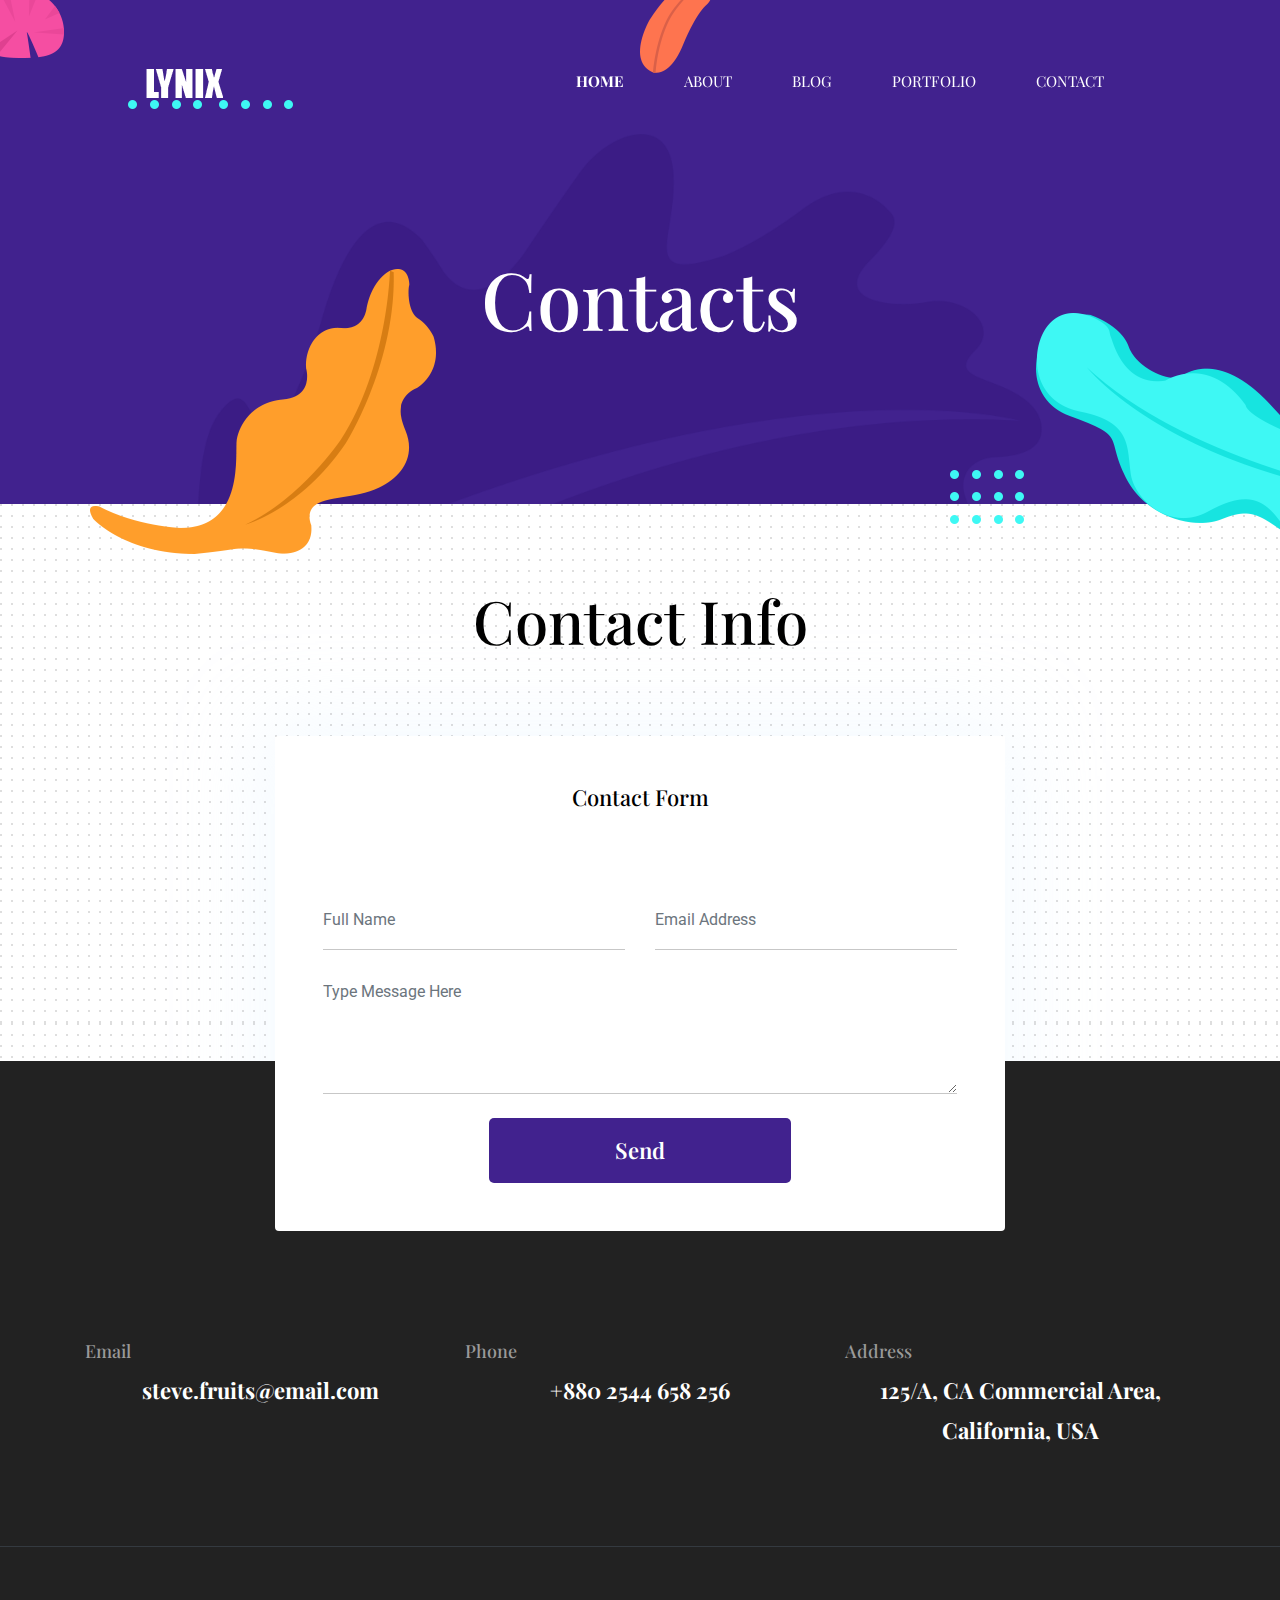
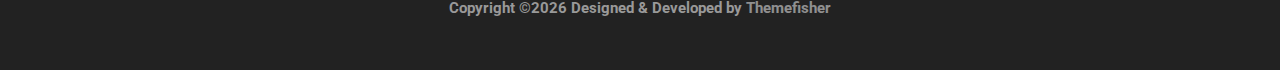
<file: contact.html>
<!DOCTYPE html>

<!--
 // WEBSITE: https://themefisher.com
 // TWITTER: https://twitter.com/themefisher
 // FACEBOOK: https://www.facebook.com/themefisher
 // GITHUB: https://github.com/themefisher/
-->

<html lang="en">
<head>

  <!-- Basic Page Needs
  ================================================== -->
  <meta charset="utf-8">
  <title>Kross - Creative Portfolio Template</title>

  <!-- Mobile Specific Metas
  ================================================== -->
  <meta http-equiv="X-UA-Compatible" content="IE=edge">
  <meta name="description" content="Creative Portfolio Template">
  <meta name="viewport" content="width=device-width, initial-scale=1.0, maximum-scale=5.0">
  <meta name="author" content="Themefisher">
  <meta name="generator" content="Themefisher Kross Template v1.0">
  <!-- Favicon -->
  <link rel="shortcut icon" type="image/x-icon" href="images/favicon.png" />
  
  <!-- ** Plugins Needed for the Project ** -->
  <!-- Bootstrap -->
  <link rel="stylesheet" href="plugins/bootstrap/bootstrap.min.css">
  <!-- slick slider -->
  <link rel="stylesheet" href="plugins/slick/slick.css">
  <!-- themefy-icon -->
  <link rel="stylesheet" href="plugins/themify-icons/themify-icons.css">

  <!-- Main Stylesheet -->
  <link href="css/style.css" rel="stylesheet">

</head>
<body>
  

<header class="navigation fixed-top">
  <nav class="navbar navbar-expand-lg navbar-dark">
    <a class="navbar-brand font-tertiary h3" href="index.html"><img src="images/logo.png" alt="Myself"></a>
    <button class="navbar-toggler" type="button" data-toggle="collapse" data-target="#navigation"
      aria-controls="navigation" aria-expanded="false" aria-label="Toggle navigation">
      <span class="navbar-toggler-icon"></span>
    </button>

    <div class="collapse navbar-collapse text-center" id="navigation">
      <ul class="navbar-nav ml-auto">
        <li class="nav-item active">
          <a class="nav-link" href="index.html">Home</a>
        </li>
        <li class="nav-item">
          <a class="nav-link" href="about.html">about</a>
        </li>
        <li class="nav-item">
          <a class="nav-link" href="blog.html">Blog</a>
        </li>
        <li class="nav-item">
          <a class="nav-link" href="portfolio.html">Portfolio</a>
        </li>
        <li class="nav-item">
          <a class="nav-link" href="contact.html">Contact</a>
        </li>
      </ul>
    </div>
  </nav>
</header>

<!-- page title -->
<section class="page-title bg-primary position-relative">
  <div class="container">
    <div class="row">
      <div class="col-12 text-center">
        <h1 class="text-white font-tertiary">Contacts</h1>
      </div>
    </div>
  </div>
  <!-- background shapes -->
  <img src="images/illustrations/page-title.png" alt="illustrations" class="bg-shape-1 w-100">
  <img src="images/illustrations/leaf-pink-round.png" alt="illustrations" class="bg-shape-2">
  <img src="images/illustrations/dots-cyan.png" alt="illustrations" class="bg-shape-3">
  <img src="images/illustrations/leaf-orange.png" alt="illustrations" class="bg-shape-4">
  <img src="images/illustrations/leaf-yellow.png" alt="illustrations" class="bg-shape-5">
  <img src="images/illustrations/dots-group-cyan.png" alt="illustrations" class="bg-shape-6">
  <img src="images/illustrations/leaf-cyan-lg.png" alt="illustrations" class="bg-shape-7">
</section>
<!-- /page title -->

<!-- contact -->
<section class="section section-on-footer" data-background="images/backgrounds/bg-dots.png">
  <div class="container">
    <div class="row">
      <div class="col-12 text-center">
        <h2 class="section-title">Contact Info</h2>
      </div>
      <div class="col-lg-8 mx-auto">
        <div class="bg-white rounded text-center p-5 shadow-down">
          <h4 class="mb-80">Contact Form</h4>
          <form action="#" class="row">
            <div class="col-md-6">
              <input type="text" id="name" name="name" placeholder="Full Name" class="form-control px-0 mb-4" required>
            </div>
            <div class="col-md-6">
              <input type="email" id="email" name="email" placeholder="Email Address" class="form-control px-0 mb-4" required>
            </div>
            <div class="col-12">
              <textarea name="message" id="message" class="form-control px-0 mb-4"
                placeholder="Type Message Here" required></textarea>
            </div>
            <div class="col-lg-6 col-10 mx-auto">
              <button class="btn btn-primary w-100">send</button>
            </div>
          </form>
        </div>
      </div>
    </div>
  </div>
</section>
<!-- /contact -->

<!-- footer -->
<footer class="bg-dark footer-section">
  <div class="section">
    <div class="container">
      <div class="row">
        <div class="col-md-4">
          <h5 class="text-light">Email</h5>
          <p class="text-white paragraph-lg font-secondary">steve.fruits@email.com</p>
        </div>
        <div class="col-md-4">
          <h5 class="text-light">Phone</h5>
          <p class="text-white paragraph-lg font-secondary">+880 2544 658 256</p>
        </div>
        <div class="col-md-4">
          <h5 class="text-light">Address</h5>
          <p class="text-white paragraph-lg font-secondary">125/A, CA Commercial Area, California, USA</p>
        </div>
      </div>
    </div>
  </div>
  <div class="border-top text-center border-dark py-5">
    <p class="mb-0 text-light">Copyright &copy;<script>
        var CurrentYear = new Date().getFullYear()
        document.write(CurrentYear)
      </script> Designed &amp; Developed by <a class="text-white-50" href="Themefisher">Themefisher</a></p>
  </div>
</footer>
<!-- /footer -->

<!-- jQuery -->
<script src="plugins/jQuery/jquery.min.js"></script>
<!-- Bootstrap JS -->
<script src="plugins/bootstrap/bootstrap.min.js"></script>
<!-- slick slider -->
<script src="plugins/slick/slick.min.js"></script>
<!-- filter -->
<script src="plugins/shuffle/shuffle.min.js"></script>

<!-- Main Script -->
<script src="js/script.js"></script>

</body>
</html>
</file>
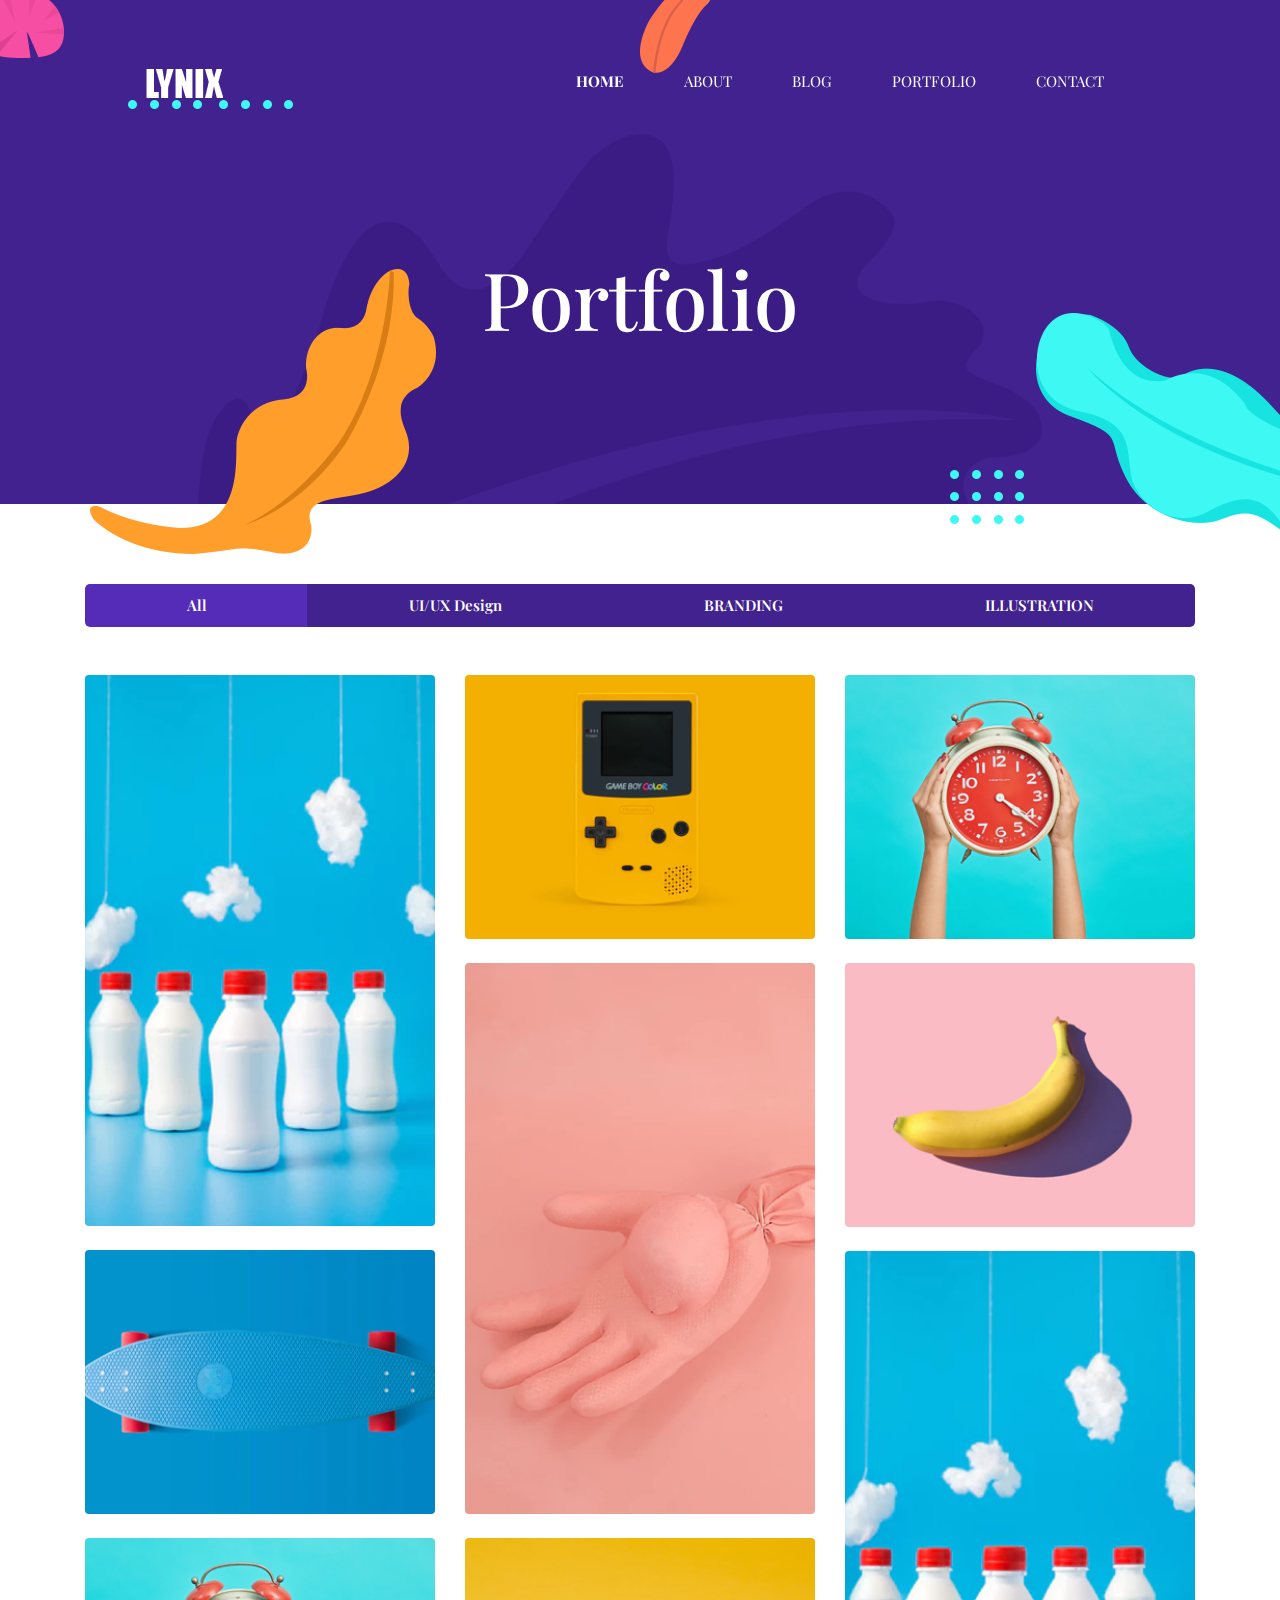
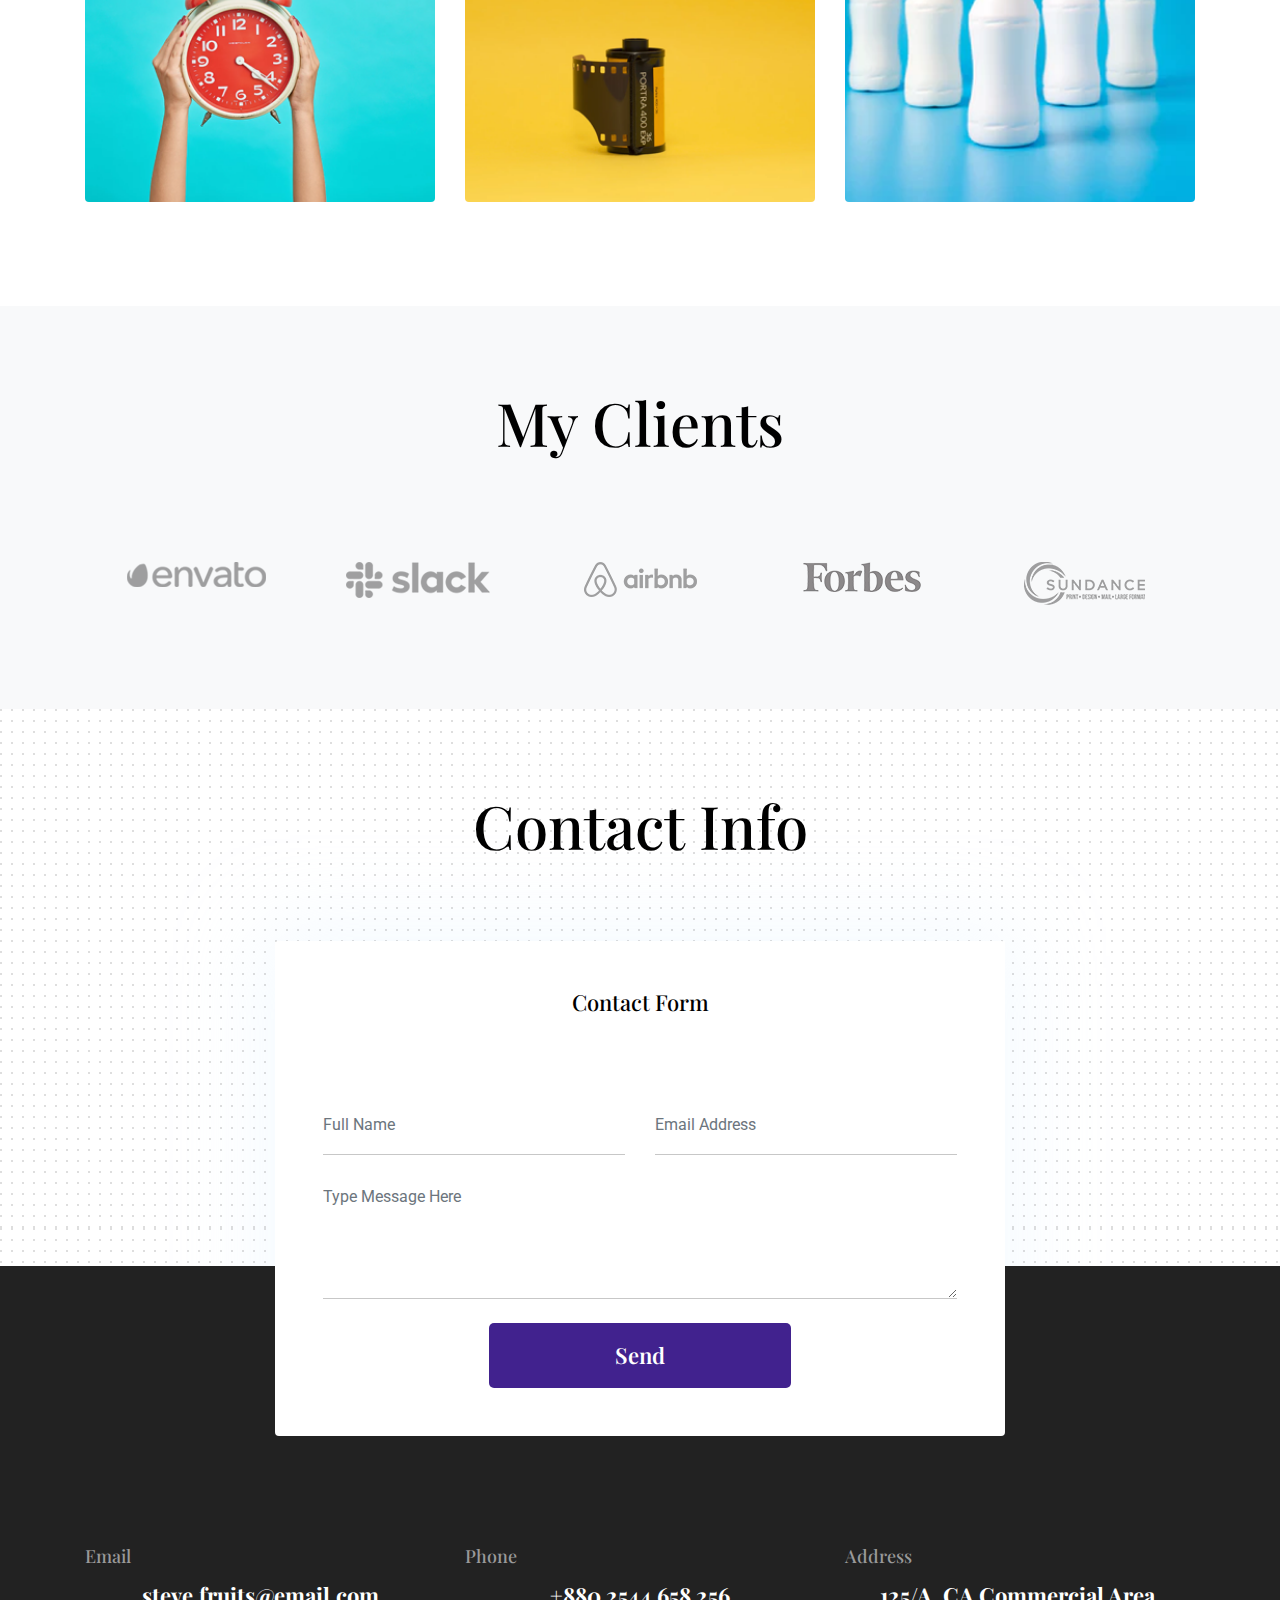
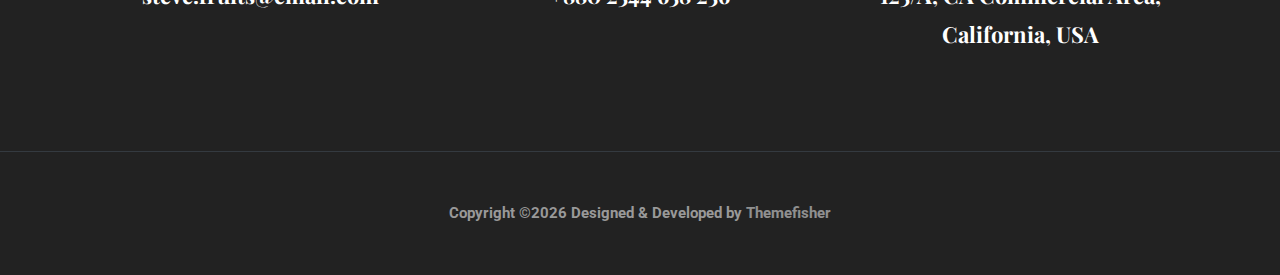
<file: portfolio.html>
<!DOCTYPE html>

<!--
 // WEBSITE: https://themefisher.com
 // TWITTER: https://twitter.com/themefisher
 // FACEBOOK: https://www.facebook.com/themefisher
 // GITHUB: https://github.com/themefisher/
-->

<html lang="en">
<head>

  <!-- Basic Page Needs
  ================================================== -->
  <meta charset="utf-8">
  <title>Kross - Creative Portfolio Template</title>

  <!-- Mobile Specific Metas
  ================================================== -->
  <meta http-equiv="X-UA-Compatible" content="IE=edge">
  <meta name="description" content="Creative Portfolio Template">
  <meta name="viewport" content="width=device-width, initial-scale=1.0, maximum-scale=5.0">
  <meta name="author" content="Themefisher">
  <meta name="generator" content="Themefisher Kross Template v1.0">
  <!-- Favicon -->
  <link rel="shortcut icon" type="image/x-icon" href="images/favicon.png" />
  
  <!-- ** Plugins Needed for the Project ** -->
  <!-- Bootstrap -->
  <link rel="stylesheet" href="plugins/bootstrap/bootstrap.min.css">
  <!-- slick slider -->
  <link rel="stylesheet" href="plugins/slick/slick.css">
  <!-- themefy-icon -->
  <link rel="stylesheet" href="plugins/themify-icons/themify-icons.css">

  <!-- Main Stylesheet -->
  <link href="css/style.css" rel="stylesheet">

</head>
<body>
  

<header class="navigation fixed-top">
  <nav class="navbar navbar-expand-lg navbar-dark">
    <a class="navbar-brand font-tertiary h3" href="index.html"><img src="images/logo.png" alt="Myself"></a>
    <button class="navbar-toggler" type="button" data-toggle="collapse" data-target="#navigation"
      aria-controls="navigation" aria-expanded="false" aria-label="Toggle navigation">
      <span class="navbar-toggler-icon"></span>
    </button>

    <div class="collapse navbar-collapse text-center" id="navigation">
      <ul class="navbar-nav ml-auto">
        <li class="nav-item active">
          <a class="nav-link" href="index.html">Home</a>
        </li>
        <li class="nav-item">
          <a class="nav-link" href="about.html">about</a>
        </li>
        <li class="nav-item">
          <a class="nav-link" href="blog.html">Blog</a>
        </li>
        <li class="nav-item">
          <a class="nav-link" href="portfolio.html">Portfolio</a>
        </li>
        <li class="nav-item">
          <a class="nav-link" href="contact.html">Contact</a>
        </li>
      </ul>
    </div>
  </nav>
</header>

<!-- page title -->
<section class="page-title bg-primary position-relative">
  <div class="container">
    <div class="row">
      <div class="col-12 text-center">
        <h1 class="text-white font-tertiary">Portfolio</h1>
      </div>
    </div>
  </div>
  <!-- background shapes -->
  <img src="images/illustrations/page-title.png" alt="illustrations" class="bg-shape-1 w-100">
  <img src="images/illustrations/leaf-pink-round.png" alt="illustrations" class="bg-shape-2">
  <img src="images/illustrations/dots-cyan.png" alt="illustrations" class="bg-shape-3">
  <img src="images/illustrations/leaf-orange.png" alt="illustrations" class="bg-shape-4">
  <img src="images/illustrations/leaf-yellow.png" alt="illustrations" class="bg-shape-5">
  <img src="images/illustrations/dots-group-cyan.png" alt="illustrations" class="bg-shape-6">
  <img src="images/illustrations/leaf-cyan-lg.png" alt="illustrations" class="bg-shape-7">
</section>
<!-- /page title -->

<!-- portfolio -->
<section class="section">
  <div class="container">
    <div class="row mb-5">
      <div class="col-12">
        <div class="btn-group btn-group-toggle justify-content-center d-flex" data-toggle="buttons">
          <label class="btn btn-sm btn-primary active">
            <input type="radio" name="shuffle-filter" value="all" checked="checked" />All
          </label>
          <label class="btn btn-sm btn-primary">
            <input type="radio" name="shuffle-filter" value="design" />UI/UX Design
          </label>
          <label class="btn btn-sm btn-primary">
            <input type="radio" name="shuffle-filter" value="branding" />BRANDING
          </label>
          <label class="btn btn-sm btn-primary">
            <input type="radio" name="shuffle-filter" value="illustration" />ILLUSTRATION
          </label>
        </div>
      </div>
    </div>
    <div class="row shuffle-wrapper">
      <div class="col-lg-4 col-6 mb-4 shuffle-item" data-groups="[&quot;design&quot;,&quot;illustration&quot;]">
        <div class="position-relative rounded hover-wrapper">
          <img src="images/portfolio/item-1.png" alt="portfolio-image" class="img-fluid rounded w-100 d-block">
          <div class="hover-overlay">
            <div class="hover-content">
              <a class="btn btn-light btn-sm" href="#!">view project</a>
            </div>
          </div>
        </div>
      </div>
      <div class="col-lg-4 col-6 mb-4 shuffle-item" data-groups="[&quot;branding&quot;]">
        <div class="position-relative rounded hover-wrapper">
          <img src="images/portfolio/item-2.png" alt="portfolio-image" class="img-fluid rounded w-100 d-block">
          <div class="hover-overlay">
            <div class="hover-content">
              <a class="btn btn-light btn-sm" href="#!">view project</a>
            </div>
          </div>
        </div>
      </div>
      <div class="col-lg-4 col-6 mb-4 shuffle-item" data-groups="[&quot;illustration&quot;]">
        <div class="position-relative rounded hover-wrapper">
          <img src="images/portfolio/item-3.png" alt="portfolio-image" class="img-fluid rounded w-100 d-block">
          <div class="hover-overlay">
            <div class="hover-content">
              <a class="btn btn-light btn-sm" href="#!">view project</a>
            </div>
          </div>
        </div>
      </div>
      <div class="col-lg-4 col-6 mb-4 shuffle-item" data-groups="[&quot;design&quot;,&quot;branding&quot;]">
        <div class="position-relative rounded hover-wrapper">
          <img src="images/portfolio/item-6.png" alt="portfolio-image" class="img-fluid rounded w-100 d-block">
          <div class="hover-overlay">
            <div class="hover-content">
              <a class="btn btn-light btn-sm" href="#!">view project</a>
            </div>
          </div>
        </div>
      </div>
      <div class="col-lg-4 col-6 mb-4 shuffle-item" data-groups="[&quot;illustration&quot;]">
        <div class="position-relative rounded hover-wrapper">
          <img src="images/portfolio/item-8.png" alt="portfolio-image" class="img-fluid rounded w-100 d-block">
          <div class="hover-overlay">
            <div class="hover-content">
              <a class="btn btn-light btn-sm" href="#!">view project</a>
            </div>
          </div>
        </div>
      </div>
      <div class="col-lg-4 col-6 mb-4 shuffle-item" data-groups="[&quot;design&quot;]">
        <div class="position-relative rounded hover-wrapper">
          <img src="images/portfolio/item-5.png" alt="portfolio-image" class="img-fluid rounded w-100 d-block">
          <div class="hover-overlay">
            <div class="hover-content">
              <a class="btn btn-light btn-sm" href="#!">view project</a>
            </div>
          </div>
        </div>
      </div>
      <div class="col-lg-4 col-6 mb-4 shuffle-item" data-groups="[&quot;branding&quot;]">
        <div class="position-relative rounded hover-wrapper">
          <img src="images/portfolio/item-1.png" alt="portfolio-image" class="img-fluid rounded w-100 d-block">
          <div class="hover-overlay">
            <div class="hover-content">
              <a class="btn btn-light btn-sm" href="#!">view project</a>
            </div>
          </div>
        </div>
      </div>
      <div class="col-lg-4 col-6 mb-4 shuffle-item" data-groups="[&quot;design&quot;,&quot;illustration&quot;,&quot;branding&quot;]">
        <div class="position-relative rounded hover-wrapper">
          <img src="images/portfolio/item-3.png" alt="portfolio-image" class="img-fluid rounded w-100 d-block">
          <div class="hover-overlay">
            <div class="hover-content">
              <a class="btn btn-light btn-sm" href="#!">view project</a>
            </div>
          </div>
        </div>
      </div>
      <div class="col-lg-4 col-6 mb-4 shuffle-item illustration" data-groups="[&quot;illustration&quot;]">
        <div class="position-relative rounded hover-wrapper">
          <img src="images/portfolio/item-7.png" alt="portfolio-image" class="img-fluid rounded w-100 d-block">
          <div class="hover-overlay">
            <div class="hover-content">
              <a class="btn btn-light btn-sm" href="#!">view project</a>
            </div>
          </div>
        </div>
      </div>
    </div>
  </div>
</section>
<!-- /portfolio -->

<!-- clients -->
<section class="section bg-light">
  <div class="container">
    <div class="row">
      <div class="col-12 text-center">
        <h2 class="section-title">My Clients</h2>
      </div>
    </div>
    <div class="row">
      <div class="col-12">
        <div class="client-logo-slider d-flex align-items-center">
          <a href="contact.html" class="text-center d-block outline-0 p-4"><img class="d-unset img-fluid"
              src="images/clients-logo/client-logo-1.png" alt="client-logo"></a>
          <a href="contact.html" class="text-center d-block outline-0 p-4"><img class="d-unset img-fluid"
              src="images/clients-logo/client-logo-2.png" alt="client-logo"></a>
          <a href="contact.html" class="text-center d-block outline-0 p-4"><img class="d-unset img-fluid"
              src="images/clients-logo/client-logo-3.png" alt="client-logo"></a>
          <a href="contact.html" class="text-center d-block outline-0 p-4"><img class="d-unset img-fluid"
              src="images/clients-logo/client-logo-4.png" alt="client-logo"></a>
          <a href="contact.html" class="text-center d-block outline-0 p-4"><img class="d-unset img-fluid"
              src="images/clients-logo/client-logo-5.png" alt="client-logo"></a>
          <a href="contact.html" class="text-center d-block outline-0 p-4"><img class="d-unset img-fluid"
              src="images/clients-logo/client-logo-1.png" alt="client-logo"></a>
          <a href="contact.html" class="text-center d-block outline-0 p-4"><img class="d-unset img-fluid"
              src="images/clients-logo/client-logo-2.png" alt="client-logo"></a>
          <a href="contact.html" class="text-center d-block outline-0 p-4"><img class="d-unset img-fluid"
              src="images/clients-logo/client-logo-3.png" alt="client-logo"></a>
          <a href="contact.html" class="text-center d-block outline-0 p-4"><img class="d-unset img-fluid"
              src="images/clients-logo/client-logo-4.png" alt="client-logo"></a>
          <a href="contact.html" class="text-center d-block outline-0 p-4"><img class="d-unset img-fluid"
              src="images/clients-logo/client-logo-5.png" alt="client-logo"></a>
        </div>
      </div>
    </div>
  </div>
</section>
<!-- /clients -->

<!-- contact -->
<section class="section section-on-footer" data-background="images/backgrounds/bg-dots.png">
  <div class="container">
    <div class="row">
      <div class="col-12 text-center">
        <h2 class="section-title">Contact Info</h2>
      </div>
      <div class="col-lg-8 mx-auto">
        <div class="bg-white rounded text-center p-5 shadow-down">
          <h4 class="mb-80">Contact Form</h4>
          <form action="#" class="row">
            <div class="col-md-6">
              <input type="text" id="name" name="name" placeholder="Full Name" class="form-control px-0 mb-4" required>
            </div>
            <div class="col-md-6">
              <input type="email" id="email" name="email" placeholder="Email Address" class="form-control px-0 mb-4" required>
            </div>
            <div class="col-12">
              <textarea name="message" id="message" class="form-control px-0 mb-4"
                placeholder="Type Message Here" required></textarea>
            </div>
            <div class="col-lg-6 col-10 mx-auto">
              <button class="btn btn-primary w-100">send</button>
            </div>
          </form>
        </div>
      </div>
    </div>
  </div>
</section>
<!-- /contact -->

<!-- footer -->
<footer class="bg-dark footer-section">
  <div class="section">
    <div class="container">
      <div class="row">
        <div class="col-md-4">
          <h5 class="text-light">Email</h5>
          <p class="text-white paragraph-lg font-secondary">steve.fruits@email.com</p>
        </div>
        <div class="col-md-4">
          <h5 class="text-light">Phone</h5>
          <p class="text-white paragraph-lg font-secondary">+880 2544 658 256</p>
        </div>
        <div class="col-md-4">
          <h5 class="text-light">Address</h5>
          <p class="text-white paragraph-lg font-secondary">125/A, CA Commercial Area, California, USA</p>
        </div>
      </div>
    </div>
  </div>
  <div class="border-top text-center border-dark py-5">
    <p class="mb-0 text-light">Copyright &copy;<script>
        var CurrentYear = new Date().getFullYear()
        document.write(CurrentYear)
      </script> Designed &amp; Developed by <a class="text-white-50" href="Themefisher">Themefisher</a></p>
  </div>
</footer>
<!-- /footer -->

<!-- jQuery -->
<script src="plugins/jQuery/jquery.min.js"></script>
<!-- Bootstrap JS -->
<script src="plugins/bootstrap/bootstrap.min.js"></script>
<!-- slick slider -->
<script src="plugins/slick/slick.min.js"></script>
<!-- filter -->
<script src="plugins/shuffle/shuffle.min.js"></script>

<!-- Main Script -->
<script src="js/script.js"></script>

</body>
</html>
</file>
<file: plugins/themify-icons/themify-icons.css>
@font-face{font-family:themify;src:url(fonts/themify.eot?-fvbane);src:url(fonts/themify.eot?#iefix-fvbane) format('embedded-opentype'),url(fonts/themify.woff?-fvbane) format('woff'),url(fonts/themify.ttf?-fvbane) format('truetype'),url(fonts/themify.svg?-fvbane#themify) format('svg');font-weight:400;font-style:normal}[class*=" ti-"],[class^=ti-]{font-family:themify;speak:none;font-style:normal;font-weight:400;font-variant:normal;text-transform:none;line-height:1;-webkit-font-smoothing:antialiased;-moz-osx-font-smoothing:grayscale}.ti-wand:before{content:"\e600"}.ti-volume:before{content:"\e601"}.ti-user:before{content:"\e602"}.ti-unlock:before{content:"\e603"}.ti-unlink:before{content:"\e604"}.ti-trash:before{content:"\e605"}.ti-thought:before{content:"\e606"}.ti-target:before{content:"\e607"}.ti-tag:before{content:"\e608"}.ti-tablet:before{content:"\e609"}.ti-star:before{content:"\e60a"}.ti-spray:before{content:"\e60b"}.ti-signal:before{content:"\e60c"}.ti-shopping-cart:before{content:"\e60d"}.ti-shopping-cart-full:before{content:"\e60e"}.ti-settings:before{content:"\e60f"}.ti-search:before{content:"\e610"}.ti-zoom-in:before{content:"\e611"}.ti-zoom-out:before{content:"\e612"}.ti-cut:before{content:"\e613"}.ti-ruler:before{content:"\e614"}.ti-ruler-pencil:before{content:"\e615"}.ti-ruler-alt:before{content:"\e616"}.ti-bookmark:before{content:"\e617"}.ti-bookmark-alt:before{content:"\e618"}.ti-reload:before{content:"\e619"}.ti-plus:before{content:"\e61a"}.ti-pin:before{content:"\e61b"}.ti-pencil:before{content:"\e61c"}.ti-pencil-alt:before{content:"\e61d"}.ti-paint-roller:before{content:"\e61e"}.ti-paint-bucket:before{content:"\e61f"}.ti-na:before{content:"\e620"}.ti-mobile:before{content:"\e621"}.ti-minus:before{content:"\e622"}.ti-medall:before{content:"\e623"}.ti-medall-alt:before{content:"\e624"}.ti-marker:before{content:"\e625"}.ti-marker-alt:before{content:"\e626"}.ti-arrow-up:before{content:"\e627"}.ti-arrow-right:before{content:"\e628"}.ti-arrow-left:before{content:"\e629"}.ti-arrow-down:before{content:"\e62a"}.ti-lock:before{content:"\e62b"}.ti-location-arrow:before{content:"\e62c"}.ti-link:before{content:"\e62d"}.ti-layout:before{content:"\e62e"}.ti-layers:before{content:"\e62f"}.ti-layers-alt:before{content:"\e630"}.ti-key:before{content:"\e631"}.ti-import:before{content:"\e632"}.ti-image:before{content:"\e633"}.ti-heart:before{content:"\e634"}.ti-heart-broken:before{content:"\e635"}.ti-hand-stop:before{content:"\e636"}.ti-hand-open:before{content:"\e637"}.ti-hand-drag:before{content:"\e638"}.ti-folder:before{content:"\e639"}.ti-flag:before{content:"\e63a"}.ti-flag-alt:before{content:"\e63b"}.ti-flag-alt-2:before{content:"\e63c"}.ti-eye:before{content:"\e63d"}.ti-export:before{content:"\e63e"}.ti-exchange-vertical:before{content:"\e63f"}.ti-desktop:before{content:"\e640"}.ti-cup:before{content:"\e641"}.ti-crown:before{content:"\e642"}.ti-comments:before{content:"\e643"}.ti-comment:before{content:"\e644"}.ti-comment-alt:before{content:"\e645"}.ti-close:before{content:"\e646"}.ti-clip:before{content:"\e647"}.ti-angle-up:before{content:"\e648"}.ti-angle-right:before{content:"\e649"}.ti-angle-left:before{content:"\e64a"}.ti-angle-down:before{content:"\e64b"}.ti-check:before{content:"\e64c"}.ti-check-box:before{content:"\e64d"}.ti-camera:before{content:"\e64e"}.ti-announcement:before{content:"\e64f"}.ti-brush:before{content:"\e650"}.ti-briefcase:before{content:"\e651"}.ti-bolt:before{content:"\e652"}.ti-bolt-alt:before{content:"\e653"}.ti-blackboard:before{content:"\e654"}.ti-bag:before{content:"\e655"}.ti-move:before{content:"\e656"}.ti-arrows-vertical:before{content:"\e657"}.ti-arrows-horizontal:before{content:"\e658"}.ti-fullscreen:before{content:"\e659"}.ti-arrow-top-right:before{content:"\e65a"}.ti-arrow-top-left:before{content:"\e65b"}.ti-arrow-circle-up:before{content:"\e65c"}.ti-arrow-circle-right:before{content:"\e65d"}.ti-arrow-circle-left:before{content:"\e65e"}.ti-arrow-circle-down:before{content:"\e65f"}.ti-angle-double-up:before{content:"\e660"}.ti-angle-double-right:before{content:"\e661"}.ti-angle-double-left:before{content:"\e662"}.ti-angle-double-down:before{content:"\e663"}.ti-zip:before{content:"\e664"}.ti-world:before{content:"\e665"}.ti-wheelchair:before{content:"\e666"}.ti-view-list:before{content:"\e667"}.ti-view-list-alt:before{content:"\e668"}.ti-view-grid:before{content:"\e669"}.ti-uppercase:before{content:"\e66a"}.ti-upload:before{content:"\e66b"}.ti-underline:before{content:"\e66c"}.ti-truck:before{content:"\e66d"}.ti-timer:before{content:"\e66e"}.ti-ticket:before{content:"\e66f"}.ti-thumb-up:before{content:"\e670"}.ti-thumb-down:before{content:"\e671"}.ti-text:before{content:"\e672"}.ti-stats-up:before{content:"\e673"}.ti-stats-down:before{content:"\e674"}.ti-split-v:before{content:"\e675"}.ti-split-h:before{content:"\e676"}.ti-smallcap:before{content:"\e677"}.ti-shine:before{content:"\e678"}.ti-shift-right:before{content:"\e679"}.ti-shift-left:before{content:"\e67a"}.ti-shield:before{content:"\e67b"}.ti-notepad:before{content:"\e67c"}.ti-server:before{content:"\e67d"}.ti-quote-right:before{content:"\e67e"}.ti-quote-left:before{content:"\e67f"}.ti-pulse:before{content:"\e680"}.ti-printer:before{content:"\e681"}.ti-power-off:before{content:"\e682"}.ti-plug:before{content:"\e683"}.ti-pie-chart:before{content:"\e684"}.ti-paragraph:before{content:"\e685"}.ti-panel:before{content:"\e686"}.ti-package:before{content:"\e687"}.ti-music:before{content:"\e688"}.ti-music-alt:before{content:"\e689"}.ti-mouse:before{content:"\e68a"}.ti-mouse-alt:before{content:"\e68b"}.ti-money:before{content:"\e68c"}.ti-microphone:before{content:"\e68d"}.ti-menu:before{content:"\e68e"}.ti-menu-alt:before{content:"\e68f"}.ti-map:before{content:"\e690"}.ti-map-alt:before{content:"\e691"}.ti-loop:before{content:"\e692"}.ti-location-pin:before{content:"\e693"}.ti-list:before{content:"\e694"}.ti-light-bulb:before{content:"\e695"}.ti-Italic:before{content:"\e696"}.ti-info:before{content:"\e697"}.ti-infinite:before{content:"\e698"}.ti-id-badge:before{content:"\e699"}.ti-hummer:before{content:"\e69a"}.ti-home:before{content:"\e69b"}.ti-help:before{content:"\e69c"}.ti-headphone:before{content:"\e69d"}.ti-harddrives:before{content:"\e69e"}.ti-harddrive:before{content:"\e69f"}.ti-gift:before{content:"\e6a0"}.ti-game:before{content:"\e6a1"}.ti-filter:before{content:"\e6a2"}.ti-files:before{content:"\e6a3"}.ti-file:before{content:"\e6a4"}.ti-eraser:before{content:"\e6a5"}.ti-envelope:before{content:"\e6a6"}.ti-download:before{content:"\e6a7"}.ti-direction:before{content:"\e6a8"}.ti-direction-alt:before{content:"\e6a9"}.ti-dashboard:before{content:"\e6aa"}.ti-control-stop:before{content:"\e6ab"}.ti-control-shuffle:before{content:"\e6ac"}.ti-control-play:before{content:"\e6ad"}.ti-control-pause:before{content:"\e6ae"}.ti-control-forward:before{content:"\e6af"}.ti-control-backward:before{content:"\e6b0"}.ti-cloud:before{content:"\e6b1"}.ti-cloud-up:before{content:"\e6b2"}.ti-cloud-down:before{content:"\e6b3"}.ti-clipboard:before{content:"\e6b4"}.ti-car:before{content:"\e6b5"}.ti-calendar:before{content:"\e6b6"}.ti-book:before{content:"\e6b7"}.ti-bell:before{content:"\e6b8"}.ti-basketball:before{content:"\e6b9"}.ti-bar-chart:before{content:"\e6ba"}.ti-bar-chart-alt:before{content:"\e6bb"}.ti-back-right:before{content:"\e6bc"}.ti-back-left:before{content:"\e6bd"}.ti-arrows-corner:before{content:"\e6be"}.ti-archive:before{content:"\e6bf"}.ti-anchor:before{content:"\e6c0"}.ti-align-right:before{content:"\e6c1"}.ti-align-left:before{content:"\e6c2"}.ti-align-justify:before{content:"\e6c3"}.ti-align-center:before{content:"\e6c4"}.ti-alert:before{content:"\e6c5"}.ti-alarm-clock:before{content:"\e6c6"}.ti-agenda:before{content:"\e6c7"}.ti-write:before{content:"\e6c8"}.ti-window:before{content:"\e6c9"}.ti-widgetized:before{content:"\e6ca"}.ti-widget:before{content:"\e6cb"}.ti-widget-alt:before{content:"\e6cc"}.ti-wallet:before{content:"\e6cd"}.ti-video-clapper:before{content:"\e6ce"}.ti-video-camera:before{content:"\e6cf"}.ti-vector:before{content:"\e6d0"}.ti-themify-logo:before{content:"\e6d1"}.ti-themify-favicon:before{content:"\e6d2"}.ti-themify-favicon-alt:before{content:"\e6d3"}.ti-support:before{content:"\e6d4"}.ti-stamp:before{content:"\e6d5"}.ti-split-v-alt:before{content:"\e6d6"}.ti-slice:before{content:"\e6d7"}.ti-shortcode:before{content:"\e6d8"}.ti-shift-right-alt:before{content:"\e6d9"}.ti-shift-left-alt:before{content:"\e6da"}.ti-ruler-alt-2:before{content:"\e6db"}.ti-receipt:before{content:"\e6dc"}.ti-pin2:before{content:"\e6dd"}.ti-pin-alt:before{content:"\e6de"}.ti-pencil-alt2:before{content:"\e6df"}.ti-palette:before{content:"\e6e0"}.ti-more:before{content:"\e6e1"}.ti-more-alt:before{content:"\e6e2"}.ti-microphone-alt:before{content:"\e6e3"}.ti-magnet:before{content:"\e6e4"}.ti-line-double:before{content:"\e6e5"}.ti-line-dotted:before{content:"\e6e6"}.ti-line-dashed:before{content:"\e6e7"}.ti-layout-width-full:before{content:"\e6e8"}.ti-layout-width-default:before{content:"\e6e9"}.ti-layout-width-default-alt:before{content:"\e6ea"}.ti-layout-tab:before{content:"\e6eb"}.ti-layout-tab-window:before{content:"\e6ec"}.ti-layout-tab-v:before{content:"\e6ed"}.ti-layout-tab-min:before{content:"\e6ee"}.ti-layout-slider:before{content:"\e6ef"}.ti-layout-slider-alt:before{content:"\e6f0"}.ti-layout-sidebar-right:before{content:"\e6f1"}.ti-layout-sidebar-none:before{content:"\e6f2"}.ti-layout-sidebar-left:before{content:"\e6f3"}.ti-layout-placeholder:before{content:"\e6f4"}.ti-layout-menu:before{content:"\e6f5"}.ti-layout-menu-v:before{content:"\e6f6"}.ti-layout-menu-separated:before{content:"\e6f7"}.ti-layout-menu-full:before{content:"\e6f8"}.ti-layout-media-right-alt:before{content:"\e6f9"}.ti-layout-media-right:before{content:"\e6fa"}.ti-layout-media-overlay:before{content:"\e6fb"}.ti-layout-media-overlay-alt:before{content:"\e6fc"}.ti-layout-media-overlay-alt-2:before{content:"\e6fd"}.ti-layout-media-left-alt:before{content:"\e6fe"}.ti-layout-media-left:before{content:"\e6ff"}.ti-layout-media-center-alt:before{content:"\e700"}.ti-layout-media-center:before{content:"\e701"}.ti-layout-list-thumb:before{content:"\e702"}.ti-layout-list-thumb-alt:before{content:"\e703"}.ti-layout-list-post:before{content:"\e704"}.ti-layout-list-large-image:before{content:"\e705"}.ti-layout-line-solid:before{content:"\e706"}.ti-layout-grid4:before{content:"\e707"}.ti-layout-grid3:before{content:"\e708"}.ti-layout-grid2:before{content:"\e709"}.ti-layout-grid2-thumb:before{content:"\e70a"}.ti-layout-cta-right:before{content:"\e70b"}.ti-layout-cta-left:before{content:"\e70c"}.ti-layout-cta-center:before{content:"\e70d"}.ti-layout-cta-btn-right:before{content:"\e70e"}.ti-layout-cta-btn-left:before{content:"\e70f"}.ti-layout-column4:before{content:"\e710"}.ti-layout-column3:before{content:"\e711"}.ti-layout-column2:before{content:"\e712"}.ti-layout-accordion-separated:before{content:"\e713"}.ti-layout-accordion-merged:before{content:"\e714"}.ti-layout-accordion-list:before{content:"\e715"}.ti-ink-pen:before{content:"\e716"}.ti-info-alt:before{content:"\e717"}.ti-help-alt:before{content:"\e718"}.ti-headphone-alt:before{content:"\e719"}.ti-hand-point-up:before{content:"\e71a"}.ti-hand-point-right:before{content:"\e71b"}.ti-hand-point-left:before{content:"\e71c"}.ti-hand-point-down:before{content:"\e71d"}.ti-gallery:before{content:"\e71e"}.ti-face-smile:before{content:"\e71f"}.ti-face-sad:before{content:"\e720"}.ti-credit-card:before{content:"\e721"}.ti-control-skip-forward:before{content:"\e722"}.ti-control-skip-backward:before{content:"\e723"}.ti-control-record:before{content:"\e724"}.ti-control-eject:before{content:"\e725"}.ti-comments-smiley:before{content:"\e726"}.ti-brush-alt:before{content:"\e727"}.ti-youtube:before{content:"\e728"}.ti-vimeo:before{content:"\e729"}.ti-twitter:before{content:"\e72a"}.ti-time:before{content:"\e72b"}.ti-tumblr:before{content:"\e72c"}.ti-skype:before{content:"\e72d"}.ti-share:before{content:"\e72e"}.ti-share-alt:before{content:"\e72f"}.ti-rocket:before{content:"\e730"}.ti-pinterest:before{content:"\e731"}.ti-new-window:before{content:"\e732"}.ti-microsoft:before{content:"\e733"}.ti-list-ol:before{content:"\e734"}.ti-linkedin:before{content:"\e735"}.ti-layout-sidebar-2:before{content:"\e736"}.ti-layout-grid4-alt:before{content:"\e737"}.ti-layout-grid3-alt:before{content:"\e738"}.ti-layout-grid2-alt:before{content:"\e739"}.ti-layout-column4-alt:before{content:"\e73a"}.ti-layout-column3-alt:before{content:"\e73b"}.ti-layout-column2-alt:before{content:"\e73c"}.ti-instagram:before{content:"\e73d"}.ti-google:before{content:"\e73e"}.ti-github:before{content:"\e73f"}.ti-flickr:before{content:"\e740"}.ti-facebook:before{content:"\e741"}.ti-dropbox:before{content:"\e742"}.ti-dribbble:before{content:"\e743"}.ti-apple:before{content:"\e744"}.ti-android:before{content:"\e745"}.ti-save:before{content:"\e746"}.ti-save-alt:before{content:"\e747"}.ti-yahoo:before{content:"\e748"}.ti-wordpress:before{content:"\e749"}.ti-vimeo-alt:before{content:"\e74a"}.ti-twitter-alt:before{content:"\e74b"}.ti-tumblr-alt:before{content:"\e74c"}.ti-trello:before{content:"\e74d"}.ti-stack-overflow:before{content:"\e74e"}.ti-soundcloud:before{content:"\e74f"}.ti-sharethis:before{content:"\e750"}.ti-sharethis-alt:before{content:"\e751"}.ti-reddit:before{content:"\e752"}.ti-pinterest-alt:before{content:"\e753"}.ti-microsoft-alt:before{content:"\e754"}.ti-linux:before{content:"\e755"}.ti-jsfiddle:before{content:"\e756"}.ti-joomla:before{content:"\e757"}.ti-html5:before{content:"\e758"}.ti-flickr-alt:before{content:"\e759"}.ti-email:before{content:"\e75a"}.ti-drupal:before{content:"\e75b"}.ti-dropbox-alt:before{content:"\e75c"}.ti-css3:before{content:"\e75d"}.ti-rss:before{content:"\e75e"}.ti-rss-alt:before{content:"\e75f"}
</file>
<file: css/style.css>
/**
 * WEBSITE: https://themefisher.com
 * TWITTER: https://twitter.com/themefisher
 * FACEBOOK: https://www.facebook.com/themefisher
 * GITHUB: https://github.com/themefisher/
 */

/*  typography */
@import url("https://fonts.googleapis.com/css?family=Playfair+Display:700|Roboto:400");
body {
  line-height: 1.2;
  font-family: "Roboto", sans-serif;
  -webkit-font-smoothing: antialiased;
  font-size: 15px;
  color: #4c4c4c;
}

p, .paragraph {
  font-weight: 400;
  color: #4c4c4c;
  font-size: 15px;
  line-height: 1.8;
  font-family: "Roboto", sans-serif;
  text-align: center;
    font-weight: bold;
}
p-lg, .paragraph-lg {
  font-size: 22px;
}

h1, h2, h3, h4, h5, h6 {
  color: #000;
  font-family: "Playfair Display", serif;
  line-height: 1.2;
}

h1, .h1 {
  font-size: 80px;
}
@media (max-width: 991px) {
  h1, .h1 {
    font-size: 65px;
  }
}

h2, .h2 {
  font-size: 60px;
}
@media (max-width: 991px) {
  h2, .h2 {
    font-size: 50px;
  }
}

h3, .h3 {
  font-size: 40px;
}

h4, .h4 {
  font-size: 22px;
}

h5, .h5 {
  font-size: 18px;
}

h6, .h6 {
  font-size: 14px;
}

/* Button style */
.btn {
  font-size: 22px;
  font-family: "Playfair Display", serif;
  text-transform: capitalize;
  padding: 16px 44px;
  border-radius: 5px;
  font-weight: 600;
  border: 0;
  position: relative;
  z-index: 1;
  transition: 0.2s ease;
}
.btn:focus {
  outline: 0;
  box-shadow: none !important;
}
.btn:active {
  box-shadow: none;
}
.btn-sm {
  font-size: 15px;
  padding: 10px 30px;
}
.btn-xs {
  padding: 5px 10px;
  font-size: 15px;
}

.btn-primary {
  background: #41228e;
  color: #fff;
}
.btn-primary:active {
  background: #542cb7 !important;
}
.btn-primary:hover {
  background: #542cb7;
}
.btn-primary.focus, .btn-primary.active {
  background: #542cb7 !important;
  box-shadow: none !important;
}

.btn-transparent {
  background: transparent;
  color: #41228e;
  font-weight: bold;
}
.btn-transparent:active, .btn-transparent:hover {
  color: #41228e;
}

body {
  background-color: #fff;
  overflow-x: hidden;
}

::-moz-selection {
  background: #542cb7;
  color: #fff;
}

::selection {
  background: #542cb7;
  color: #fff;
}

/* preloader */
.preloader {
  position: fixed;
  top: 0;
  left: 0;
  right: 0;
  bottom: 0;
  background-color: #fff;
  z-index: 999;
  display: flex;
  align-items: center;
  justify-content: center;
}

ol,
ul {
  list-style-type: none;
  margin: 0px;
}

img {
  vertical-align: middle;
  border: 0;
}

a,
a:hover,
a:focus {
  text-decoration: none;
}

a,
button,
select {
  cursor: pointer;
  transition: 0.2s ease;
}
a:focus,
button:focus,
select:focus {
  outline: 0;
}

a.text-dark:hover {
  color: #41228e !important;
}

a:hover {
  color: #41228e;
}

.slick-slide {
  outline: 0;
}

.section {
  padding-top: 80px;
  padding-bottom: 80px;
}
.section-title {
  margin-bottom: 80px;
  font-family: "Playfair Display", serif;
}

.bg-cover {
  background-size: cover;
  background-position: center center;
  background-repeat: no-repeat;
}

/* overlay */
.overlay {
  position: relative;
}
.overlay::before {
  position: absolute;
  content: "";
  height: 100%;
  width: 100%;
  top: 0;
  left: 0;
  background: #000;
  opacity: 0.5;
}

.outline-0 {
  outline: 0 !important;
}

.d-unset {
  display: unset !important;
}

.bg-primary {
  background: #41228e !important;
}

.bg-gray {
  background: #eaeaea !important;
}

.text-primary {
  color: #41228e !important;
}

.text-color {
  color: #4c4c4c;
}

.text-dark {
  color: #000 !important;
}

.text-light {
  color: #999999 !important;
}

.mb-10 {
  margin-bottom: 10px !important;
}

.mb-20 {
  margin-bottom: 20px !important;
}

.mb-30 {
  margin-bottom: 30px !important;
}

.mb-40 {
  margin-bottom: 40px !important;
}

.mb-50 {
  margin-bottom: 50px !important;
}

.mb-60 {
  margin-bottom: 60px !important;
}

.mb-70 {
  margin-bottom: 70px !important;
}

.mb-80 {
  margin-bottom: 80px !important;
}

.mb-90 {
  margin-bottom: 90px !important;
}

.mb-100 {
  margin-bottom: 100px !important;
}

.zindex-1 {
  z-index: 1;
}

.rounded-lg {
  border-radius: 15px;
}

.overflow-hidden {
  overflow: hidden;
}

.font-secondary {
  font-family: "Playfair Display", serif !important;
}

.font-tertiary {
  font-family: "Playfair Display", serif !important;
}

.shadow {
  box-shadow: 0px 18px 39.1px 6.9px rgba(224, 241, 255, 0.34) !important;
}

.bg-dark {
  background-color: #222222 !important;
}

/* icon */
.icon {
  font-size: 45px;
}

.icon-bg {
  height: 100px;
  width: 100px;
  line-height: 100px;
  text-align: center;
}

.icon-light {
  color: #c8d5ef;
}

/* /icon */
/* slick slider */
.slick-dots {
  text-align: center;
  padding-left: 0;
}
.slick-dots li {
  display: inline-block;
  margin: 2px;
}
.slick-dots li.slick-active button {
  background: #fff;
  width: 25px;
}
.slick-dots li button {
  height: 6px;
  width: 12px;
  background: rgba(255, 255, 255, 0.5);
  color: transparent;
  border-radius: 10px;
  overflow: hidden;
  transition: 0.2s ease;
  border: 0;
}

/* /slick slider */
/* form */
.form-control {
  border: 0;
  border-radius: 0;
  border-bottom: 1px solid #c7c7c7;
  height: 60px;
}
.form-control:focus {
  border-color: #41228e;
  outline: 0;
  box-shadow: none !important;
}

textarea.form-control {
  height: 120px;
}

/* /form */
/* card */
.card {
  border: 0;
}
.card-header {
  border: 0;
}
.card-footer {
  border: 0;
}

/* /card */
.navigation {
  padding: 40px 130px;
  transition: 0.3s ease;
}
.navigation.nav-bg {
  background-color: #41228e;
  padding: 15px 100px;
}
@media (max-width: 991px) {
  .navigation.nav-bg {
    padding: 15px 20px;
  }
}
@media (max-width: 991px) {
  .navigation {
    padding: 20px;
    background: #41228e;
  }
}

.navbar .nav-item .nav-link {
  font-family: "Playfair Display", serif;
  text-transform: uppercase;
  padding: 15px;
}
.navbar .nav-item.active {
  font-weight: bold;
}

.navbar-dark .navbar-nav .nav-link {
  color: #fff;
}

.hero-area {
  padding: 300px 0 200px;
  position: relative;
}
@media (max-width: 767px) {
  .hero-area {
    padding: 250px 0 150px;
    overflow: hidden;
  }
}
.hero-area h1 {
  position: relative;
  z-index: 2;
}

.layer {
  position: absolute;
  z-index: 1;
}

#l1 {
  bottom: 0;
  left: 0;
}

#l2 {
  top: 190px;
  left: -250px;
}

#l3 {
  top: 200px;
  left: 40%;
}

#l4 {
  top: 200px;
  right: 40%;
}

#l5 {
  top: 100px;
  right: -150px;
}

#l6 {
  bottom: -20px;
  left: 10%;
}

#l7 {
  bottom: 100px;
  left: 20%;
}

#l8 {
  bottom: 160px;
  right: 45%;
}

#l9 {
  bottom: 100px;
  right: -10px;
}

.layer-bg {
  position: absolute;
  bottom: 0;
  left: 0;
}

/* skills */
.progress-wrapper {
  height: 130px;
  overflow: hidden;
}

.wave {
  position: absolute;
  width: 100%;
  height: 100%;
}
.wave::before, .wave::after {
  content: "";
  position: absolute;
  width: 800px;
  height: 800px;
  bottom: 0;
  left: 50%;
  background-color: rgba(255, 255, 255, 0.4);
  border-radius: 45%;
  transform: translateX(-50%) rotate(0);
  -webkit-animation: rotate 6s linear infinite;
          animation: rotate 6s linear infinite;
  z-index: 10;
}
.wave::after {
  border-radius: 47%;
  background-color: rgba(255, 255, 255, 0.9);
  transform: translateX(-50%) rotate(0);
  -webkit-animation: rotate 10s linear -5s infinite;
          animation: rotate 10s linear -5s infinite;
  z-index: 20;
}

@-webkit-keyframes rotate {
  50% {
    transform: translateX(-50%) rotate(180deg);
  }
  100% {
    transform: translateX(-50%) rotate(360deg);
  }
}

@keyframes rotate {
  50% {
    transform: translateX(-50%) rotate(180deg);
  }
  100% {
    transform: translateX(-50%) rotate(360deg);
  }
}
/* /skills */
/* education */
.edu-bg-image {
  position: absolute;
  left: 0;
  top: -300px;
  z-index: -1;
}

/* /education */
/* service */
.hover-bg-primary {
  transition: 0.3s ease;
}
.hover-bg-primary:hover {
  background: #41228e;
}
.hover-bg-primary:hover * {
  color: #fff;
}

.active-bg-primary {
  transition: 0.3s ease;
  background: #41228e;
}
.active-bg-primary * {
  color: #fff;
}

.hover-shadow {
  transition: 0.2s ease;
}
.hover-shadow:hover {
  box-shadow: 0px 18px 40px 8px rgba(224, 241, 255, 0.54) !important;
}

/* /service */
/* portfolio */
.hover-wrapper {
  overflow: hidden;
}
.hover-wrapper img {
  transition: 0.3s ease;
  transform: scale(1.1);
}
.hover-wrapper:hover img {
  transform: scale(1);
}
.hover-wrapper:hover .hover-overlay {
  opacity: 1;
  visibility: visible;
}

.hover-overlay {
  position: absolute;
  height: 100%;
  width: 100%;
  border-radius: inherit;
  top: 0;
  left: 0;
  background: rgba(0, 0, 0, 0.3);
  opacity: 0;
  visibility: hidden;
  transition: 0.3s ease;
}

.hover-content {
  position: absolute;
  top: 50%;
  transform: translateY(-50%);
  left: 0;
  right: 0;
  text-align: center;
}

/* /portfolio */
/* testimonial */
.testimonial-content strong {
  color: #2bfdff;
  font-weight: normal;
}

.testimonial-bg-shapes .container {
  position: relative;
  z-index: 1;
}
.testimonial-bg-shapes .bg-map {
  position: absolute;
  left: 50%;
  top: 50%;
  transform: translate(-50%, -50%);
}
.testimonial-bg-shapes .bg-shape-1 {
  position: absolute;
  left: 100px;
  top: -50px;
}
.testimonial-bg-shapes .bg-shape-2 {
  position: absolute;
  right: 150px;
  top: 50px;
}
.testimonial-bg-shapes .bg-shape-3 {
  position: absolute;
  right: 50px;
  top: 200px;
}
.testimonial-bg-shapes .bg-shape-4 {
  position: absolute;
  left: 100px;
  bottom: 200px;
}
.testimonial-bg-shapes .bg-shape-5 {
  position: absolute;
  right: 200px;
  bottom: -50px;
}

/* /testimonial */
/* footer */
.footer-section {
  padding-top: 200px;
}

.section-on-footer {
  margin-bottom: -250px;
}

.shadow-down {
  position: relative;
}
.shadow-down::before {
  position: absolute;
  content: "";
  box-shadow: 0px 0px 80.75px 14.25px rgba(224, 241, 255, 0.34);
  height: 100%;
  width: 100%;
  left: 0;
  top: 0;
  z-index: -1;
}

/* /footer */
.card-lg {
  flex-direction: row-reverse;
  align-items: center;
}
@media (max-width: 991px) {
  .card-lg {
    flex-direction: column;
  }
}

blockquote {
  display: inline-block;
  padding: 20px 25px;
  background: #eaeaea;
  border-left: 3px solid #41228e;
  font-style: italic;
  font-size: 22px;
  line-height: 1.7;
}

.content * {
  margin-bottom: 20px;
}
.content strong {
  font-family: "Playfair Display", serif;
  font-size: 22px;
  font-weight: normal;
  color: #000;
  display: inherit;
  line-height: 1.5;
}

.page-title-alt {
  padding: 350px 0 70px;
}

.border-thick {
  border: 10px solid;
}

.drag-lg-top {
  margin-top: -230px;
}
@media (max-width: 991px) {
  .drag-lg-top {
    margin-top: 0;
  }
}

.page-title-alt .container {
  position: relative;
  z-index: 1;
}
.page-title-alt .bg-shape-1 {
  position: absolute;
  left: 0;
  top: 0;
  height: 100%;
}
.page-title-alt .bg-shape-2 {
  position: absolute;
  left: 70px;
  top: 100px;
}
.page-title-alt .bg-shape-3 {
  position: absolute;
  left: 30%;
  top: 50px;
  transform: rotate(180deg);
}
.page-title-alt .bg-shape-4 {
  position: absolute;
  left: 100px;
  bottom: 100px;
}
.page-title-alt .bg-shape-5 {
  position: absolute;
  left: 40%;
  bottom: -25px;
}
.page-title-alt .bg-shape-6 {
  position: absolute;
  bottom: 100px;
  right: -100px;
}

.page-title {
  padding: 250px 0 150px;
}
.page-title .container {
  position: relative;
  z-index: 1;
}
.page-title .bg-shape-1 {
  position: absolute;
  left: 0;
  bottom: 0;
  width: 100%;
}
.page-title .bg-shape-2 {
  position: absolute;
  left: -20px;
  top: -10px;
}
.page-title .bg-shape-3 {
  position: absolute;
  left: 10%;
  top: 100px;
}
.page-title .bg-shape-4 {
  position: absolute;
  left: 50%;
  top: -20px;
}
.page-title .bg-shape-5 {
  position: absolute;
  left: 90px;
  bottom: -50px;
  transform: rotate(180deg);
}
.page-title .bg-shape-6 {
  position: absolute;
  right: 20%;
  bottom: -20px;
}
.page-title .bg-shape-7 {
  position: absolute;
  right: -220px;
  bottom: -100px;
}
@media (max-width: 1200px) {
  .page-title .bg-shape-7 {
    right: 0;
  }
}

.filter-controls li {
  cursor: pointer;
}
.filter-controls li.active {
  font-weight: bold;
}
/*# sourceMappingURL=style.css.map */



/* Team Section */
.team-section .card {
  border: 0;
  transition: 0.3s ease;
}
.team-section .card:hover {
  transform: translateY(-10px);
}
.team-section .card-img-top {
  border-radius: 10px 10px 0 0;
}
.team-section .card-body {
  padding: 20px;
}

/* Client Success Stories Section */
.client-stories-section .card {
  border: 0;
  transition: 0.3s ease;
}
.client-stories-section .card:hover {
  transform: translateY(-10px);
}
.client-stories-section .card-img-top {
  border-radius: 10px 10px 0 0;
}
.client-stories-section .card-body {
  padding: 20px;
}

/* Services Section */
.services-section .card {
  border: 0;
  transition: 0.3s ease;
  margin-bottom: 30px; /* Ensures spacing between cards */
}
.services-section .card:hover {
  transform: translateY(-10px);
}
.services-section .card-body {
  padding: 20px;
}

/* Active Background for All Service Cards */
.active-bg-primary {
  background: #41228e !important; /* Bluish background */
  color: #fff !important; /* White text */
}
.active-bg-primary * {
  color: #fff !important; /* Ensures all child elements have white text */
}
.active-bg-primary:hover {
  background: #542cb7 !important; /* Slightly lighter blue on hover */
}

/* Responsive Design */
@media (max-width: 768px) {
  .team-section .card,
  .client-stories-section .card,
  .services-section .card {
    margin-bottom: 20px;
  }
  .team-section .card-body,
  .client-stories-section .card-body,
  .services-section .card-body {
    padding: 15px;
  }
  .team-section .card-img-top,
  .client-stories-section .card-img-top {
    width: 100%;
    height: auto;
  }
  .services-section .card {
    text-align: center;
  }
}



.swiper {
  width: 60%;
  max-width: 900px;
  margin: 0 auto;
  padding: 20px 0;
}
.swiper-slide {
  display: flex;
  flex-direction: column;
  align-items: center;
  justify-content: center;
  transition: transform 0.3s ease-in-out;
}
.swiper-slide img {
  max-width: 60px;
  height: auto;
}
.swiper-slide p {
  margin-top: 10px;
  font-size: 16px;
  font-weight: 600;
  color: #333;
}
.swiper-slide:hover {
  transform: translateY(-5px);
}
.swiper-pagination-bullet {
  background: #007bff;
}




 /* Unique styling for Industries We Serve */
 .industries-section {
  padding: 60px 0;
  text-align: center;
  background-color: #2a0e68; /* Adjust if needed */
  position: relative;
  overflow: hidden;
}

.industries-title {
  font-size: 32px;
  font-weight: 600;
  margin-bottom: 30px;
  color: #fff;
  text-transform: uppercase;
}

.industries-container {
  max-width: 1200px;
  margin: 0 auto;
  position: relative;
}

.industry-box {
  background: #fff;
  border-radius: 12px;
  padding: 30px;
  text-align: center;
  transition: all 0.3s ease-in-out;
  box-shadow: 0 4px 10px rgba(0, 0, 0, 0.1);
  position: relative;
}

.industry-box:hover {
  transform: translateY(-5px);
  box-shadow: 0 8px 20px rgba(0, 0, 0, 0.15);
}

.industry-icon img {
  width: 60px;
  height: 60px;
  margin-bottom: 15px;
}

.industry-heading {
  font-size: 20px;
  font-weight: 600;
  color: #222;
  margin-bottom: 10px;
}

.industry-text {
  font-size: 16px;
  color: #555;
  line-height: 1.6;
}

/* Petal Layer Styling */
.layer {
  position: absolute;
  z-index: 1; /* Ensuring petals stay above the background but below text */
  pointer-events: none; /* Prevent interaction */
}

.petal1 {
  top: 10px;
  left: 10px;
  width: 120px; /* Increased size */
}

.petal2 {
  top: 50%;
  left: 90%;
  width: 140px; /* Increased size */
  transform: translateY(-50%);
}

.petal3 {
  top: 75%;
  bottom: -15px;
  right: 20%;
  width: 250px; /* Increased size */
}

@media (max-width: 768px) {
  .petal1, .petal2, .petal3 {
    display: none;   
  }
}






/* Blog preview container */
/* Container styles */
.blogs-container {
  display: grid; /* Use CSS Grid for alignment */
  grid-template-columns: repeat(3, 1fr); /* 3 equal columns */
  gap: 20px; /* Spacing between blog cards */
  padding: 20px; /* Add some padding around the container */
  max-width: 1200px; /* Optional: limit the container width */
  margin: 0 auto; /* Center the container */
}

/* Blog card styles */
.blog-card {
  background-color: #fff; /* White background for contrast */
  border: 1px solid #ddd; /* Subtle border */
  border-radius: 8px; /* Rounded corners */
  overflow: hidden; /* Crop overflowing content */
  box-shadow: 0 4px 6px rgba(0, 0, 0, 0.1); /* Add shadow for depth */
  transition: transform 0.3s ease; /* Add hover effect */
}

.blog-card:hover {
  transform: translateY(-5px); /* Lift slightly on hover */
}

/* Blog date styles */
.blog-date {
  background-color: #41228e; /* Green background */
  color: white; /* White text */
  text-align: center;
  padding: 10px 0;
  font-family: "Playfair Display", serif;
}

.blog-date .day {
  font-size: 24px;
  font-weight: bold;
}

.blog-date .month-year {
  font-size: 14px;
  text-transform: uppercase;
}

/* For blog card images */
.blog-card .blog-image {
  width: 100%; /* Ensures the image fits the card's width */
  height: auto; /* Keeps the aspect ratio */
  object-fit: cover; /* Ensures the image fills the space */
  border-radius: 10px; /* Rounded corners */
  box-shadow: 0 4px 8px rgba(0, 0, 0, 0.2); /* Shadow effect */
}

/* For blog detail page images */
.blog-detail .blog-image {
  max-width: 100%; /* Keeps the image from getting too big */
  height: auto; /* Keeps the aspect ratio */
  object-fit: cover; /* Ensure the image fills its container */
  border-radius: 10px; /* Keeps the rounded corners */
  box-shadow: 0 4px 8px rgba(0, 0, 0, 0.2); /* Shadow effect */
}

/* Blog details */
.blog-details {
  padding: 15px;
}

.blog-title {
  font-size: 20px;
  font-weight: bolder;
  margin: 10px 0;
  text-align: center;
}


.blog-excerpt {
  font-size: 14px;
  color: #666;
}

.read-more {
  display: inline-block;
  margin-top: 10px;
  padding: 8px 12px;
  background-color: #41228e;
  color: white;
  text-decoration: none;
  border-radius: 4px;
  font-size: 14px;
}

.read-more:hover {
  background-color: #150835; 
  color: white;

}


@media (max-width: 1024px) {
  .blogs-container {
    grid-template-columns: repeat(2, 1fr); /* 2 columns on medium screens */
  }
}

@media (max-width: 768px) {
  .blogs-container {
    grid-template-columns: 1fr; /* 1 column on small screens */
  }
}




/* Blog Detail Container */
.blog-detail-container {
  display: flex;
  gap: 24px; /* Space between content and sidebar */
  padding: 20px;
  justify-content: space-between; /* Ensures proper alignment */
}

/* Blog Content */
.blog-content {
  flex: 2; /* Takes up more space */
  background-color: #fff;
  padding: 20px;
  border-radius: 8px;
  box-shadow: 0 4px 6px rgba(0, 0, 0, 0.1);
}

.blog-author-date {
  color: #fff !important;
  background: #41228e !important;
  border-radius: 0px 5px 5px 0px;
  font-size: 16px;
  text-align: center;
}
/* Blog Sidebar */
.blog-sidebar {
  flex: 1; /* Adjusted to occupy less width */
  display: flex;
  flex-direction: column;
  gap: 20px;
}

/* Blog Meta (Categories Section) */
.blog-meta {
  background-color: #fff;
  padding: 16px;
  border-radius: 8px;
  box-shadow: 0 4px 6px rgba(0, 0, 0, 0.1);
}

/* Categories List */
.blog-categories {
  list-style: none;
  padding: 0;
  display: flex;
  flex-wrap: wrap;
  gap: 10px;
}

.category {
  background-color: #41228e;
  color: #fff;
  padding: 8px 12px;
  border-radius: 0px 5px 5px 0px;
  font-size: 12px; /* Reduced font size for better fit */
  font-weight: bold;
}

/* Recent Blogs Section */
.recent-blogs-container {
  background-color: #fff;
  padding: 16px;
  border-radius: 8px;
  box-shadow: 0 4px 6px rgba(0, 0, 0, 0.1);
  height: 100%; /* Expands to use available vertical space */
  display: flex;
  flex-direction: column;
  overflow-y: auto; /* Allows scrolling if content overflows */
}

.recent-blog-card {
  display: flex;
  align-items: center;
  gap: 16px;
  margin-bottom: 12px;
  padding: 12px;
  border: 1px solid #e0e0e0;
  border-radius: 8px;
  transition: box-shadow 0.3s ease, transform 0.3s ease;
}

.recent-blog-card:hover {
  box-shadow: 0 6px 12px rgba(0, 0, 0, 0.2);
  transform: translateY(-4px);
}

/* Recent Blog Image */
.recent-blog-image {
  width: 70px; /* Reduced size */
  height: 70px; /* Reduced size */
  object-fit: cover;
  border-radius: 8px;
}

/* Recent Blog Details */
.recent-blog-details {
  flex: 1;
}

.recent-blog-title {
  font-size: 14px; /* Reduced font size */
  font-weight: bold;
  color: #333;
  text-decoration: none;
  margin-bottom: 4px;
  display: block;
  white-space: nowrap; /* Ensures title stays on one line */
  overflow: hidden;
  text-overflow: ellipsis;
}

.recent-blog-title:hover {
  color: #007bff;
  text-decoration: underline;
}

.recent-blog-meta {
  font-size: 12px; /* Slightly smaller for better alignment */
  color: #666;
}


@media (max-width: 768px) {
  .blog-detail-container {
    flex-direction: column;
  }

  .recent-blog-card {
    flex-direction: column;
    align-items: flex-start;
  }

  .recent-blog-image {
    width: 100%;
    height: auto;
  }
}




/* Styling the list item container */
.Login-BTN {
  list-style: none;
  margin: 0 10px; /* Space between other nav items */
  display: inline-block;
}

/* Styling the anchor tag (button look) */
.log-link {
  display: inline-block;
  padding: 8px 16px; /* Adjust padding for consistent spacing */
  color: black; /* Text color */
  text-decoration: none; /* Remove underline */
  background-color: #fbd341; /* Green background matching the site theme */
  border-radius: 4px; /* Slightly rounded corners */
  font-size: 14px; /* Font size matching the other nav items */
  font-weight: bold; /* Bold text for emphasis */
  transition: all 0.3s ease; /* Smooth hover effect */
}

/* Hover effect for the button */
.log-link:hover {
  background-color: #2e7d32; /* Slightly darker green on hover */
  transform: scale(1.05); /* Subtle zoom effect */
}

/* Align the button vertically */
.navbar {
  display: flex; /* Ensure horizontal alignment */
  align-items: center; /* Vertically align items */
}

/* Optional: Remove default margin/padding for the navbar */
.navbar ul {
  padding: 0;
  margin: 0;
  display: flex;
  align-items: center; /* Vertical alignment */
}

.navbar li {
  margin: 0 15px; /* Spacing between nav items */
}




/* Loader Styling */

#loader {
  position: fixed;
  top: 0;
  left: 0;
  width: 100%;
  height: 100%;
  background: #fff;
  display: flex;
  justify-content: center;
  align-items: center;
  z-index: 9999;
}

.spinner {
  width: 50px;
  height: 50px;
  border: 5px solid #ccc;
  border-top-color: #41228e;
  border-radius: 50%;
  animation: spin 1s linear infinite;
}

@keyframes spin {
  from { transform: rotate(0deg); }
  to { transform: rotate(360deg); }
}
</file>
